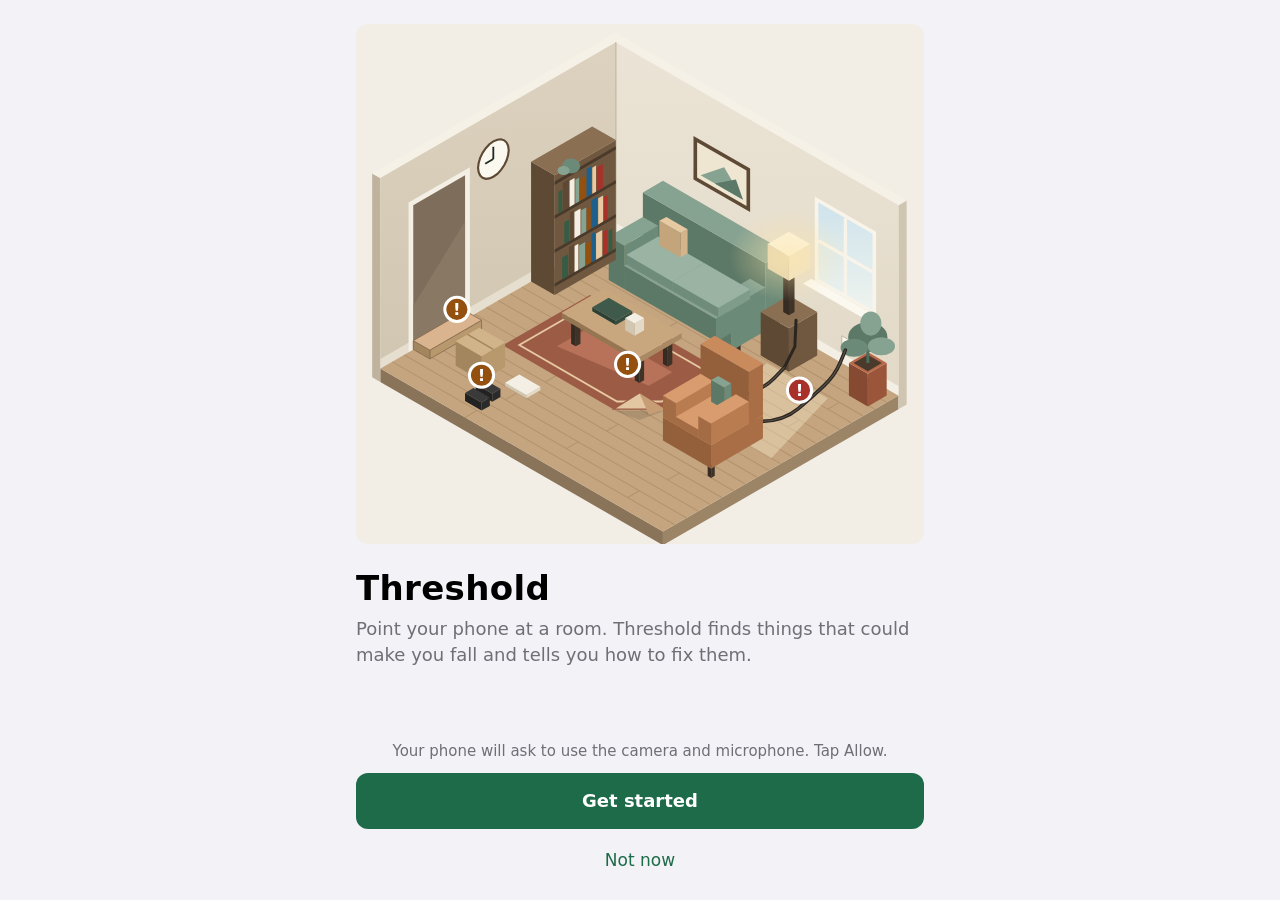
<file: frontend/index.html>
<!doctype html>
<html lang="en">
<head>
<meta charset="utf-8">
<meta name="viewport" content="width=device-width, initial-scale=1, viewport-fit=cover">
<title>Threshold</title>
<meta name="theme-color" content="#f2f2f7">
<link rel="manifest" href="static/manifest.json">
<link rel="apple-touch-icon" href="static/icons/apple-touch-icon.png">
<meta name="apple-mobile-web-app-capable" content="yes">
<meta name="apple-mobile-web-app-title" content="Threshold">
<style>body { margin: 0; background: #f2f2f7; } @media (prefers-color-scheme: dark) { body { background: #000; } }</style>
<script>
  // [merge-v2] GET / lands here. First visit -> welcome.html; after that -> home.html.
  // The query string is passed on (?mode=scan from the Siri Shortcut, ?debug=1).
  let welcomed = false;
  try { welcomed = !!localStorage.getItem("threshold.welcomed"); } catch (e) {}
  location.replace((welcomed ? "home.html" : "welcome.html") + location.search + location.hash);
</script>
</head>
<body></body>
</html>
</file>
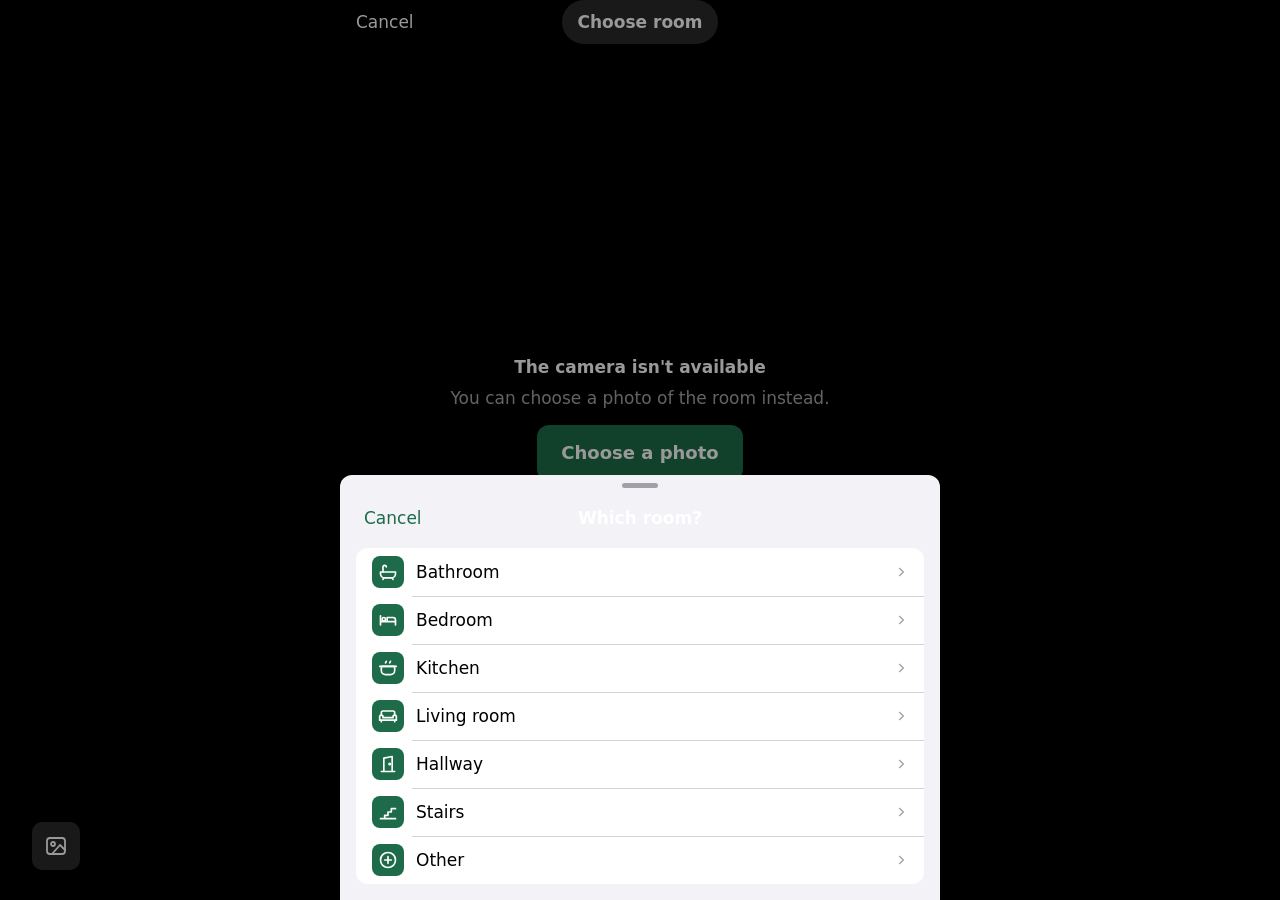
<file: frontend/camera.html>
<!doctype html>
<html lang="en">
<head>
<meta charset="utf-8">
<meta name="viewport" content="width=device-width, initial-scale=1, viewport-fit=cover">
<title>Take a photo · Threshold</title>
<meta name="theme-color" content="#000000">
<link rel="manifest" href="static/manifest.json">
<link rel="apple-touch-icon" href="static/icons/apple-touch-icon.png">
<meta name="apple-mobile-web-app-capable" content="yes">
<meta name="apple-mobile-web-app-title" content="Threshold">
<link rel="stylesheet" href="static/app.css">
<script src="static/threshold.js"></script>
<style>
  /* [final] Camera, like the iPhone camera app: black, white controls, nothing extra. */
  html, body { height: 100%; }
  body { background: #000; color: #fff; overflow: hidden; }
  .cam { position: fixed; inset: 0; display: flex; flex-direction: column; }
  .cam .nav { position: static; background: #000; }
  .cam .nav-btn { color: #fff; }
  .cam .nav-title { opacity: 1; color: #fff; }
  .room-btn { min-height: 44px; border: 0; background: rgba(255,255,255,.16); color: #fff; border-radius: 22px; padding: 0 16px; font-weight: 600; cursor: pointer; }
  .finder { position: relative; flex: 1; min-height: 0; background: #000; }
  .finder video, .finder img { position: absolute; inset: 0; width: 100%; height: 100%; object-fit: contain; }
  .finder img { display: none; }
  .reviewing .finder img { display: block; }
  .tip { position: absolute; left: 16px; right: 16px; top: 8px; text-align: center; font-size: .941rem; }
  .tip span { display: inline-block; background: rgba(0,0,0,.6); border-radius: 16px; padding: 4px 12px; }
  .nocam { position: absolute; inset: 0; display: grid; place-items: center; text-align: center; padding: 0 32px; }
  .nocam p { color: rgba(235,235,245,.7); margin: 8px 0 16px; }
  .controls { display: grid; grid-template-columns: 1fr auto 1fr; align-items: center; padding: 16px 32px calc(var(--safe-b) + 16px); background: #000; }
  .reviewing .controls { visibility: hidden; }
  .lib { width: 48px; height: 48px; border-radius: 10px; display: grid; place-items: center; background: rgba(255,255,255,.16); cursor: pointer; justify-self: start; }
  .shutter { width: 76px; height: 76px; border-radius: 50%; border: 4px solid #fff; background: none; padding: 4px; cursor: pointer; }
  .shutter span { display: block; width: 100%; height: 100%; border-radius: 50%; background: #fff; }
  .shutter:active span { transform: scale(.9); }
  .shutter:disabled { opacity: .4; }
  input[type=file] { position: absolute; width: 1px; height: 1px; opacity: 0; overflow: hidden; clip: rect(0 0 0 0); }
  .review { color: var(--label); }
  .review h2 { margin: 0 0 8px; font-size: 1.294rem; font-weight: 700; text-align: center; }
  .review p { margin: 0 0 16px; color: var(--label2); text-align: center; }
  .review .note { margin: 0 0 16px; }
  .review .yn { display: grid; grid-template-columns: 1fr 1fr; gap: 8px; }
  .review .btn { margin: 0; }
</style>
</head>
<body>
<div class="cam" id="cam">
  <header class="nav always">
    <div class="nav-in">
      <div class="nav-left"><a class="nav-btn back" href="home.html">Cancel</a></div>
      <div class="nav-title"><button class="room-btn" type="button" id="roomBtn" aria-haspopup="dialog">Choose room</button></div>
      <div class="nav-right"></div>
    </div>
  </header>
  <div class="finder">
    <video id="video" playsinline muted autoplay aria-label="Camera view"></video>
    <img id="still" alt="The photo you just took">
    <p class="tip" id="tip" role="status"><span id="tipText">Stand in the doorway. Get the floor in the photo.</span></p>
    <div class="nocam" id="nocam" hidden>
      <div><b>The camera isn't available</b><p>You can choose a photo of the room instead.</p>
        <label class="btn primary" for="pick" style="display:inline-flex;width:auto;padding:0 24px">Choose a photo</label></div>
    </div>
  </div>
  <div class="controls">
    <label class="lib" for="pick" aria-label="Choose a photo from your library" role="button" tabindex="0">
      <svg class="i" viewBox="0 0 24 24" aria-hidden="true"><rect x="3" y="4" width="18" height="16" rx="3"/><circle cx="9" cy="10" r="2"/><path d="m21 16-5-5-8 9"/></svg>
    </label>
    <button class="shutter" type="button" id="shutter" aria-label="Take photo"><span></span></button>
    <span></span>
  </div>
  <input type="file" id="pick" accept="image/*">
</div>

<!-- review (sheet) -->
<section class="sheet review" id="reviewSheet" aria-labelledby="reviewHead">
  <div class="grabber" aria-hidden="true"></div>
  <h2 id="reviewHead">Use this photo?</h2>
  <p>Check that the floor and anything you walk around are in it.</p>
  <p class="note" id="darkWarn" hidden>This photo looks dark. Turning on a light helps Threshold spot more.</p>
  <div class="yn">
    <button class="btn" type="button" id="retake">Retake</button>
    <button class="btn primary" type="button" id="usePhoto">Check room</button>
  </div>
</section>

<script>
const T = Threshold;
const $ = id => document.getElementById(id);
const TIPS = {
  "Bathroom": "Include the toilet and tub. Grab bars and bath mats matter most.",
  "Bedroom": "Show the path from the bed to the door.",
  "Living room": "Stand in the doorway. Get the whole floor, rugs and cords too.",
  "Kitchen": "Aim at the floor by the counters.",
  "Stairs": "Stand at the bottom and aim up. Show the steps and the railing.",
  "Hallway": "Show the full length of the floor and any door thresholds.",
  "Other": "Stand in the doorway. Get the floor in the photo.",
};
const MAX_SIDE = 1600;              // photos are resized before handoff so they fit in sessionStorage
const video = $("video"), still = $("still");
let room = null, stream = null, photoData = null;

function setRoom(r) {
  room = r;
  $("roomBtn").textContent = r === "Other" ? "Other room" : r;
  $("tipText").textContent = TIPS[r] || TIPS.Other;
}
$("roomBtn").addEventListener("click", () => T.roomSheet(setRoom, { title: "Which room?" }));
// A room can be passed in: camera.html?room=Stairs
const preset = new URLSearchParams(location.search).get("room");
if (preset && TIPS[preset]) setRoom(preset);
else setTimeout(() => T.roomSheet(setRoom, { title: "Which room?" }), 250);

// ── camera ──
function noCamera() { $("nocam").hidden = false; $("shutter").disabled = true; $("tip").hidden = true; }
async function startCamera() {
  try {
    stream = await navigator.mediaDevices.getUserMedia({ video: { facingMode: "environment", width: { ideal: 1920 }, height: { ideal: 1440 } }, audio: false });
    video.srcObject = stream;
  } catch (e) { noCamera(); }
}
if (navigator.mediaDevices && navigator.mediaDevices.getUserMedia) startCamera(); else noCamera();

function toJpeg(source, w, h) {
  const scale = Math.min(1, MAX_SIDE / Math.max(w, h));
  const c = document.createElement("canvas");
  c.width = Math.round(w * scale); c.height = Math.round(h * scale);
  c.getContext("2d").drawImage(source, 0, 0, c.width, c.height);
  // average brightness from a small sample, to warn about dark photos
  const s = document.createElement("canvas"); s.width = 32; s.height = 32;
  const sx = s.getContext("2d"); sx.drawImage(c, 0, 0, 32, 32);
  const px = sx.getImageData(0, 0, 32, 32).data;
  let sum = 0; for (let i = 0; i < px.length; i += 4) sum += 0.299 * px[i] + 0.587 * px[i + 1] + 0.114 * px[i + 2];
  return { data: c.toDataURL("image/jpeg", 0.88), dark: sum / (px.length / 4) < 60 };
}
function review(result) {
  photoData = result.data;
  still.src = photoData;
  $("darkWarn").hidden = !result.dark;
  $("cam").classList.add("reviewing");
  if (stream) video.pause();
  T.openSheet($("reviewSheet"));
}
$("reviewSheet").onclose = () => { if (!photoData) return; };
$("shutter").addEventListener("click", () => {
  if (!room) return T.roomSheet(setRoom, { title: "Which room?" });
  if (!video.videoWidth) return;
  T.haptic();
  review(toJpeg(video, video.videoWidth, video.videoHeight));
});
$("pick").addEventListener("change", e => {
  const file = e.target.files[0]; if (!file) return;
  const im = new Image();
  im.onload = () => { review(toJpeg(im, im.naturalWidth, im.naturalHeight)); URL.revokeObjectURL(im.src); };
  im.src = URL.createObjectURL(file);
  e.target.value = "";
  if (!room) setRoom("Other");
});
$("retake").addEventListener("click", () => {
  T.closeSheet($("reviewSheet"));
  $("cam").classList.remove("reviewing");
  photoData = null;
  if (stream) video.play();
});

// Check the photo with the backend, then open report.html.
const usePhoto = $("usePhoto");
usePhoto.addEventListener("click", async () => {
  if (!photoData || usePhoto.disabled) return;
  T.haptic();
  usePhoto.disabled = true;
  usePhoto.textContent = "Checking…";
  try {
    const blob = await (await fetch(photoData)).blob();
    const roomName = room === "Other" ? null : room;
    const report = await T.analyzeImage(blob, roomName);   // [final] room context
    const w = report.image_width || still.naturalWidth, h = report.image_height || still.naturalHeight;
    const data = { room: roomName, date: new Date().toLocaleDateString("en-US", { month: "long", day: "numeric", year: "numeric" }),
                   source: "photo", frames: [{ image: photoData, width: w, height: h }], main: 0, offset: null,
                   detections: report.detections || null, report, image: photoData, width: w, height: h };
    T.saveLastReport(data);
    if (stream) stream.getTracks().forEach(t => t.stop());
    location.href = "report.html";
  } catch (e) {
    T.toast("Couldn't check this photo. Please try again.");
    usePhoto.disabled = false;
    usePhoto.textContent = "Check room";
  }
});
</script>
</body>
</html>
</file>
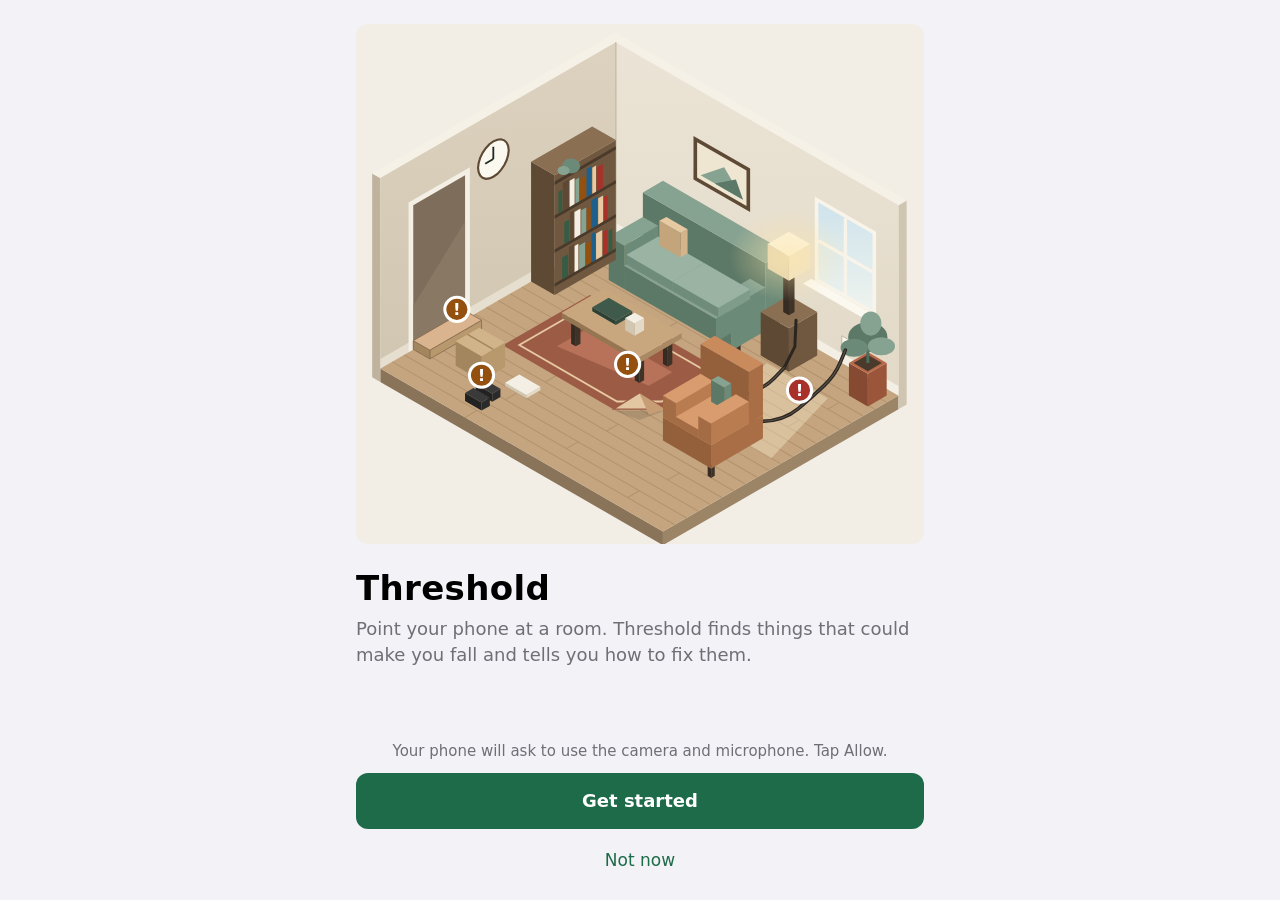
<file: frontend/home.html>
<!doctype html>
<html lang="en">
<head>
<meta charset="utf-8">
<meta name="viewport" content="width=device-width, initial-scale=1, viewport-fit=cover">
<title>Threshold</title>
<meta name="theme-color" content="#f2f2f7" media="(prefers-color-scheme: light)">
<meta name="theme-color" content="#000000" media="(prefers-color-scheme: dark)">
<link rel="manifest" href="static/manifest.json">
<link rel="apple-touch-icon" href="static/icons/apple-touch-icon.png">
<meta name="apple-mobile-web-app-capable" content="yes">
<meta name="mobile-web-app-capable" content="yes">
<meta name="apple-mobile-web-app-title" content="Threshold">
<meta name="apple-mobile-web-app-status-bar-style" content="default">
<link rel="stylesheet" href="static/app.css">
<script src="static/threshold.js"></script>
<style>
  /* ---------- Scan view: full screen camera, like the iPhone camera app ---------- */
  .scan { position: fixed; inset: 0; z-index: 60; background: #000; color: #fff; display: flex; flex-direction: column; }
  .scan-nav { padding-top: var(--safe-t); background: rgba(0,0,0,.6); }
  .scan-nav .nav-in { grid-template-columns: 1fr auto 1fr; }
  .scan-nav .nav-btn { color: #fff; }
  .scan-nav .nav-title { opacity: 1; color: #fff; }
  .scan-stage { position: relative; flex: 1; min-height: 0; overflow: hidden; background: #000; }
  .scan-stage video { width: 100%; height: 100%; object-fit: contain; display: block; }
  .scan-stage canvas { position: absolute; inset: 0; width: 100%; height: 100%; pointer-events: none; }
  .scan-status { position: absolute; top: 8px; left: 50%; transform: translateX(-50%); background: rgba(0,0,0,.6); border-radius: 16px;
                 padding: 4px 12px; font-size: .882rem; white-space: nowrap; }
  .scan-status .dot { display: inline-block; width: 8px; height: 8px; border-radius: 50%; background: #34c759; margin-right: 6px; vertical-align: 1px; }
  .caption { position: absolute; left: 16px; right: 16px; bottom: 8px; margin: 0; background: rgba(0,0,0,.72); border-radius: var(--radius);
             padding: 8px 12px; font-size: 1rem; line-height: 1.35; transition: opacity .4s;
             white-space: nowrap; overflow: hidden; text-overflow: ellipsis; }   /* [v1.0.1] one short line */
  .caption.fade { opacity: 0; }
  .heard { margin: 0 0 8px; font-size: .882rem; color: rgba(235,235,245,.7); }
  .scan-panel { background: #1c1c1e; padding: 12px var(--gutter) calc(var(--safe-b) + 12px); max-height: 42vh; overflow-y: auto; }
  .found { list-style: none; margin: 0 0 12px; padding: 0; }
  .found li { display: flex; align-items: center; gap: 12px; min-height: 48px; padding: 4px 0; font-size: 1rem; }
  .found li + li { border-top: .5px solid rgba(84,84,88,.65); }
  .found img { width: 44px; height: 44px; object-fit: cover; border-radius: 8px; flex: none; }
  .found .tag { margin-left: auto; font-size: .765rem; font-weight: 600; padding: 2px 8px; border-radius: 8px; background: rgba(255,69,58,.2); color: #ff6961; }
  .found .tag.check { background: rgba(255,159,10,.2); color: #ffb340; }
  .found li.none { color: rgba(235,235,245,.6); }
  .scan .btn.primary { background: #fff; color: #000; }
  .unlock { display: block; width: 100%; min-height: 48px; margin: 0 0 12px; border: 0; border-radius: var(--radius); background: #3a3a3c; color: #fff; font-weight: 600; }
  .home-actions { margin-top: 24px; }
  .intro b { display: block; font-size: 1.059rem; margin-bottom: 4px; }
  .intro p { margin: 0; color: var(--label2); }
</style>
<script>
  // First launch goes to the welcome screen (keeps ?mode=scan / ?debug=1).
  try { if (!localStorage.getItem("threshold.welcomed")) location.replace("welcome.html" + location.search + location.hash); } catch (e) {}
</script>
</head>
<body>

<header class="nav" id="nav">
  <div class="nav-in">
    <div class="nav-left"></div>
    <div class="nav-title" id="navTitle">Home</div>
    <div class="nav-right"></div>
  </div>
</header>

<main class="page">
  <!-- ===== Home tab ===== -->
  <section id="view-home" data-view="home" aria-labelledby="homeTitle">
    <h1 class="large-title" id="homeTitle">Home</h1>
    <div class="card" id="homeCard"></div>
    <p class="note" id="homeMsg" role="status" hidden></p>
    <div class="home-actions">
      <button class="btn primary" type="button" id="scanBtn">Scan a room</button>
      <a class="btn plain" href="camera.html" id="photoLink">Take a photo instead</a>
    </div>
    <h2 class="group-head" id="nextHead">Next room to check</h2>
    <div class="group" id="nextList"></div>
  </section>

  <!-- ===== Rooms tab ===== -->
  <section id="view-rooms" data-view="rooms" aria-labelledby="roomsTitle" hidden>
    <h1 class="large-title" id="roomsTitle">Rooms</h1>
    <div class="group" id="roomList"></div>
    <p class="group-foot">Tap a room to check it. Start with the bathroom, bedroom, and stairs. That's where most falls at home happen.</p>
  </section>

  <!-- ===== Settings tab ===== -->
  <section id="view-settings" data-view="settings" aria-labelledby="settingsTitle" hidden>
    <h1 class="large-title" id="settingsTitle">Settings</h1>
    <h2 class="group-head">Voice</h2>
    <div class="group">
      <label class="row no-icon" for="voiceSwitch">
        <span class="row-main"><span class="row-title">Speak results out loud</span></span>
        <span class="switch"><input type="checkbox" id="voiceSwitch" role="switch"><span></span></span>
      </label>
      <button class="row no-icon action" type="button" id="testVoiceBtn">Test voice</button>
    </div>
    <p class="group-foot" id="voiceFoot">If you hear nothing, turn the volume up and make sure the iPhone isn't on silent.</p>

    <h2 class="group-head">Your rooms</h2>
    <div class="group">
      <button class="row destructive" type="button" id="clearBtn">Clear saved rooms</button>
    </div>
    <p class="group-foot">Removes the results and "Fixed it" checkmarks saved on this phone.</p>

    <h2 class="group-head">About</h2>
    <div class="group">
      <div class="row no-icon"><span class="row-main"><span class="row-title">Threshold</span></span><span class="row-detail">Version 1.0</span></div>
      <a class="row no-icon" href="https://www.cdc.gov/steadi/" target="_blank" rel="noopener">
        <span class="row-main"><span class="row-title">CDC STEADI</span><span class="row-sub">Where the checklist and fixes come from</span></span>
        <svg class="chev" viewBox="0 0 24 24" aria-hidden="true"><path d="M9 5l7 7-7 7"/></svg>
      </a>
    </div>
    <p class="group-foot">Threshold looks for common fall hazards from the CDC STEADI "Check for Safety" home checklist. It can miss things, and it is not a replacement for a professional home safety assessment.</p>
  </section>
</main>

<!-- Room actions (Rooms tab) -->
<section class="sheet" id="roomActions" aria-labelledby="roomActionsTitle">
  <div class="grabber" aria-hidden="true"></div>
  <div class="sheet-head"><button class="nav-btn" type="button" data-close>Cancel</button><h2 id="roomActionsTitle">Room</h2><span></span></div>
  <div class="group" id="roomActionList"></div>
</section>

<!-- Confirm: clear saved rooms -->
<section class="sheet" id="clearSheet" aria-labelledby="clearTitle">
  <div class="grabber" aria-hidden="true"></div>
  <div class="sheet-head"><button class="nav-btn" type="button" data-close>Cancel</button><h2 id="clearTitle">Clear saved rooms?</h2><span></span></div>
  <p class="lead">This removes every room's results from this phone.</p>
  <div class="group"><button class="row destructive" type="button" id="clearConfirm">Clear saved rooms</button></div>
</section>

<!-- ===== Scan view (on this page, so the Scan tap also unlocks speech on iPhone) ===== -->
<section class="scan" id="scanPanel" aria-label="Scan a room" hidden>
  <header class="scan-nav">
    <div class="nav-in">
      <div class="nav-left"><button class="nav-btn" type="button" id="scanCancel">Cancel</button></div>
      <div class="nav-title" id="scanTitle">Scan</div>
      <div class="nav-right"><button class="nav-btn voice-ctl" type="button" id="scanVoice"></button></div>
    </div>
  </header>
  <div class="scan-stage">
    <video id="video" playsinline muted autoplay></video>
    <canvas id="overlay"></canvas>
    <span class="scan-status" id="scanStatus" role="status">Starting camera…</span>
    <p class="caption" id="caption" aria-live="polite" data-one-line hidden></p>
  </div>
  <div class="scan-panel">
    <button class="unlock" type="button" id="voiceUnlock" hidden>Tap to hear me talk</button>
    <p class="heard" id="heard" hidden></p>
    <ul class="found" id="foundList"></ul>
    <button class="btn primary" type="button" id="scanDone">Done</button>
  </div>
</section>

<script>
// =============================================================================
// [final] Home, Rooms and Settings are tabs of this one page (instant switching, and
// a Scan tap from any tab starts the camera + voice inside the tap, as iPhones need).
// Report and Camera are separate pages. home.html#rooms / #settings open a tab;
// home.html#scan opens the room picker; ?mode=scan starts scanning right away (Siri).
// =============================================================================
const T = Threshold;
const $ = id => document.getElementById(id);
const VIEWS = ["home", "rooms", "settings"];
const TITLES = { home: "Home", rooms: "Rooms", settings: "Settings" };
let view = "home";

function showView(v) {
  if (!VIEWS.includes(v)) v = "home";
  view = v;
  VIEWS.forEach(x => $("view-" + x).hidden = x !== v);
  $("navTitle").textContent = TITLES[v];
  T.setTab(v);
  if (location.hash.slice(1) !== v) history.replaceState(null, "", (v === "home" ? location.pathname + location.search : "#" + v));
  scrollTo(0, 0);
  T.watchNav($("nav"), $("view-" + v).querySelector(".large-title"));
  if (v === "rooms") renderRooms();
  if (v === "settings") $("voiceSwitch").checked = T.voice.on;
}
T.tabBar("home", tab => {
  if (tab === "scan") { pickRoomAndScan(); return true; }
  if (tab === "report") return false;   // a real link to report.html
  showView(tab); return true;
});

// ---------- rooms data ----------
const DEFAULT_ROOMS = ["Bathroom", "Bedroom", "Kitchen", "Living room", "Hallway", "Stairs"];
function allRooms() {
  const saved = T.savedRooms();
  const list = DEFAULT_ROOMS.map(n => saved.find(r => r.name === n) || { name: n, status: "todo" });
  saved.filter(r => !DEFAULT_ROOMS.includes(r.name)).forEach(r => list.push(r));
  return list;
}
function roomSub(r) {
  if (r.status === "todo") return "Not checked yet";
  const left = (r.hazards || 0) - (r.fixed || 0);
  const what = r.status === "ok" ? "All clear" : left > 0 ? `${left} to fix` : r.checks ? `${r.checks} to check` : "All fixed";
  return `${what}${r.checked ? " · " + r.checked : ""}`;
}
function roomRow(r) {
  const tone = r.status === "high" ? "red" : r.status === "med" ? "amber" : r.status === "ok" ? "" : "plain";
  return `<button class="row" type="button" data-room="${T.esc(r.name)}">
    <span class="ico ${tone}">${T.icon(T.roomIcon(r.name))}</span>
    <span class="row-main"><span class="row-title">${T.esc(r.name)}</span><span class="row-sub">${T.esc(roomSub(r))}</span></span>
    <svg class="chev" viewBox="0 0 24 24" aria-hidden="true"><path d="M9 5l7 7-7 7"/></svg></button>`;
}

function renderHome() {
  const rooms = allRooms(), done = rooms.filter(r => r.status !== "todo");
  const card = $("homeCard");
  if (!done.length) {
    card.className = "card intro";
    card.innerHTML = `<b>Check your first room</b><p>Scan a room with your camera. Threshold points out things that could make you fall, with a simple fix for each.</p>`;
  } else {
    const scores = done.map(r => r.score).filter(Number.isFinite);
    const s = scores.length ? Math.round(scores.reduce((a, b) => a + b, 0) / scores.length) : null;
    const left = done.reduce((n, r) => n + Math.max(0, (r.hazards || 0) - (r.fixed || 0)), 0);
    const [label, tone] = s === null ? ["Checked", ""] : s < 40 ? ["Needs attention", "tone-red"] : s < 70 ? ["Some concerns", "tone-amber"] : ["Mostly safe", "tone-good"];
    card.className = "card score";
    card.innerHTML = `<div class="score-num ${tone}" aria-hidden="true">${s ?? "–"}<small>of 100</small></div>
      <div class="score-text"><b>${label}</b><p>${done.length} of ${rooms.length} rooms checked. ${left ? `${left} ${left === 1 ? "thing" : "things"} left to fix.` : "Nothing left to fix."}</p></div>
      <span class="sr-only">Home score ${s ?? "not available"} out of 100, ${label}.</span>`;
  }
  const next = rooms.filter(r => r.status === "todo").slice(0, 2);
  $("nextHead").hidden = $("nextList").hidden = !next.length;
  $("nextList").innerHTML = next.map(roomRow).join("");
}
function renderRooms() { $("roomList").innerHTML = allRooms().map(roomRow).join(""); }

// Tap a room: scan it, take a photo, or open its last report.
document.addEventListener("click", e => {
  const row = e.target.closest("#nextList [data-room], #roomList [data-room]");
  if (!row) return;
  const name = row.dataset.room, last = T.loadReport();
  $("roomActionsTitle").textContent = name;
  $("roomActionList").innerHTML = `
    <button class="row" type="button" data-act="scan"><span class="ico">${T.icon("scan")}</span><span class="row-main">Scan the ${T.esc(name.toLowerCase())}</span></button>
    <a class="row" href="camera.html?room=${encodeURIComponent(name)}"><span class="ico plain">${T.icon("camera")}</span><span class="row-main">Take a photo instead</span></a>
    ${last && last.room === name ? `<a class="row" href="report.html"><span class="ico plain">${T.icon("report")}</span><span class="row-main">See the last report</span></a>` : ""}`;
  $("roomActions").dataset.room = name;
  T.openSheet($("roomActions"));
});
$("roomActions").addEventListener("click", e => {
  if (e.target.closest("[data-close]")) return T.closeSheet($("roomActions"));
  if (e.target.closest('[data-act="scan"]')) { const room = $("roomActions").dataset.room; T.closeSheet($("roomActions")); beginScan(room); }
});

// ---------- settings ----------
$("voiceSwitch").addEventListener("change", e => {
  T.haptic();
  T.setVoiceOn(e.target.checked);
  if (e.target.checked) T.unlockVoice("Voice is on.");
});
$("testVoiceBtn").addEventListener("click", () => {
  T.haptic();
  if (!T.testVoice()) { $("voiceFoot").textContent = "This browser can't speak out loud."; return; }
  $("voiceFoot").textContent = "You should hear “Hello, I'm Threshold.” No sound? Turn the volume up, and make sure the iPhone isn't on silent.";
});
$("clearBtn").addEventListener("click", () => T.openSheet($("clearSheet")));
$("clearSheet").addEventListener("click", e => { if (e.target.closest("[data-close]")) T.closeSheet($("clearSheet")); });
$("clearConfirm").addEventListener("click", () => {
  try {
    Object.keys(localStorage).filter(k => k === "threshold.rooms" || k === "threshold.lastReport" || k.startsWith("threshold.fixed.")).forEach(k => localStorage.removeItem(k));
    sessionStorage.removeItem("threshold.report");
  } catch (e) {}
  T.closeSheet($("clearSheet"));
  T.haptic(); T.toast("Saved rooms cleared");
  renderHome(); renderRooms();
});

function homeMessage(text) { $("homeMsg").textContent = text || ""; $("homeMsg").hidden = !text; }

// =============================================================================
// Scan mode + voice (shared code in static/threshold.js)
// Pick a room (sheet) -> the tap on the room starts the spoken welcome (unlocks speech
// on iPhone), voice commands, the camera and Scan mode. A hazard type is added (and
// spoken) once it shows up in 2 of the last 3 frames. "Done" builds ONE report from the
// frames where each hazard was confirmed and opens report.html, like the photo flow.
// [final] The room is sent with every frame (stricter toilet/tub/grab bar outside
// bathrooms). "Missing grab bar" is only a sure finding in a scan if a toilet/tub was in
// 2 of 3 frames AND there was a bathroom cue (sink, toilet + tub, bath mat, or the room
// picked is Bathroom).
// =============================================================================
const WELCOME = "I'm looking for fall hazards. Slowly move your phone around the room.";
const scanPanel = $("scanPanel"), video = $("video"), overlay = $("overlay");
const scan = { stream: null, timer: null, inFlight: null, lastSent: 0, frames: 0, found: new Map(), room: null,
               announced: new Map(), recent: [], best: new Map(), frameData: {}, last: null, fxConfirmed: false, cueSeen: false };
const isBathroom = room => /bath|restroom|toilet|washroom|powder/i.test(room || "");

function pickRoomAndScan() {
  T.roomSheet(room => beginScan(room), { title: "Which room?", lead: "I'll use this to check the right things.", quick: true });   // [v1.0.2]
}
// Runs inside the tap that picked the room.
function beginScan(room) {
  T.unlockVoice(WELCOME); T.startListening(); startScan({ room });
}
$("scanBtn").addEventListener("click", () => { T.haptic(); pickRoomAndScan(); });
$("scanCancel").addEventListener("click", () => { stopScan(); scanPanel.hidden = true; T.stopListening(); T.stopSpeaking(); });
$("scanDone").addEventListener("click", () => { T.haptic(); finishScan(); });
T.voiceControl($("scanVoice"), "toggle");
T.bindVoiceUI(() => { T.unlockVoice(scan.timer ? WELCOME : "Voice is on."); T.startListening(); });

function setScanStatus(text, live) { $("scanStatus").innerHTML = (live ? '<span class="dot"></span>' : "") + T.esc(text); }

// opts.auto = started without a tap (?mode=scan or a voice command): never opens anything else by itself
async function startScan(opts = {}) {
  homeMessage("");
  if (scan.timer) return;
  if (!window.isSecureContext || !navigator.mediaDevices || !navigator.mediaDevices.getUserMedia) {
    if (opts.auto) return;
    homeMessage("Live scan needs the secure (https) link. You can take a photo instead.");
    T.say("Live scan needs the secure link. You can take a photo instead.");
    return;
  }
  const room = opts.room && opts.room !== "Other" ? opts.room : null;
  Object.assign(scan, { inFlight: null, lastSent: 0, frames: 0, found: new Map(), announced: new Map(), room,
                        recent: [], best: new Map(), frameData: {}, last: null, fxConfirmed: false, cueSeen: false });
  $("scanTitle").textContent = room ? `Scanning ${room.toLowerCase()}` : "Scanning";
  $("voiceUnlock").hidden = !(T.voice.on && !T.voice.unlocked);   // auto-started: speech needs one tap
  renderFound();
  setScanStatus("Starting camera…", false);
  scanPanel.hidden = false;
  try {
    scan.stream = await navigator.mediaDevices.getUserMedia({ video: { facingMode: { ideal: "environment" }, width: { ideal: 1920 }, height: { ideal: 1080 } }, audio: false });
    video.srcObject = scan.stream;
    await video.play();
    T.dbg(`camera on, room: ${room || "not picked"}`);
    setScanStatus("Looking…", true);
    scan.timer = setInterval(scanTick, 400);
  } catch (err) {
    T.dbg(`camera error: ${err && err.name}`);
    stopScan(); scanPanel.hidden = true;
    homeMessage(opts.auto ? "Tap Scan a room to turn on the camera." : "We couldn't open the camera. You can take a photo instead.");
    if (!opts.auto) T.say("I couldn't open the camera. You can take a photo instead.");
  }
}

function stopScan() {
  clearInterval(scan.timer); scan.timer = null;
  cancelAnimationFrame(scan.raf); scan.raf = 0; scan.boxes = null;   // [speed]
  if (scan.stream) scan.stream.getTracks().forEach(t => t.stop());
  scan.stream = null; video.srcObject = null;
  overlay.getContext("2d").clearRect(0, 0, overlay.width, overlay.height);
}

function scanTick() {
  if (scan.inFlight || video.readyState < 2 || Date.now() - scan.lastSent < T.SCAN_EVERY_MS) return;
  scan.lastSent = Date.now();
  const frame = T.shrinkToCanvas(video, video.videoWidth, video.videoHeight, T.SCAN_MAX_SIDE);
  scan.inFlight = (async () => {
    try {
      const report = await T.analyzeImage(await T.canvasToBlob(frame, 0.85), scan.room);
      const idx = scan.frames++;
      scan.last = { idx, frame, report };
      drawOverlay(report, frame.width);
      mergeFound(report, frame, idx);
      renderFound();
    } catch (err) {
      setScanStatus("Connection problem, still trying…", true);
    } finally { scan.inFlight = null; }
  })();
}

// [speed] The newest boxes are held on the live view, then fade out, redrawn every screen
// refresh, so they bridge the wait for the next frame instead of blinking.
// The video is letterboxed (object-fit: contain), so boxes are drawn in the video's area.
function drawOverlay(report, frameWidth) {
  scan.boxes = { hazards: T.foldPossible(liveHazards(report)), width: report.image_width || frameWidth, at: performance.now() };
  if (!scan.raf) scan.raf = requestAnimationFrame(paintOverlay);
}
function paintOverlay() {
  scan.raf = 0;
  if (!scan.boxes) return;
  const dpr = window.devicePixelRatio || 1;
  const W = Math.round(overlay.clientWidth * dpr), H = Math.round(overlay.clientHeight * dpr);
  if (overlay.width !== W || overlay.height !== H) { overlay.width = W; overlay.height = H; }
  const c = overlay.getContext("2d");
  c.clearRect(0, 0, W, H);
  const vw = video.videoWidth || W, vh = video.videoHeight || H, k = Math.min(W / vw, H / vh);
  const dw = vw * k, dh = vh * k, ox = (W - dw) / 2, oy = (H - dh) / 2;
  const age = performance.now() - scan.boxes.at;
  const alpha = age < T.BOX_HOLD_MS ? 1 : Math.max(0, 1 - (age - T.BOX_HOLD_MS) / T.BOX_FADE_MS);
  if (alpha > 0) {
    c.save(); c.globalAlpha = alpha; c.translate(ox, oy);
    T.drawHazards(c, dw, dh, scan.boxes.hazards, dw / scan.boxes.width);
    c.restore();
    scan.raf = requestAnimationFrame(paintOverlay);   // keep animating while visible
  }
}

// Which detections a hazard type needs to be rebuilt in the final report.
const classesFor = type => (type === "missing_grab_bar" || type.startsWith("q:")) ? ["toilet", "tub", "grab_bar"] : [type];

// [final] bathroom cue for this scan (see the comment at the top of Scan mode)
function bathroomCueOK() { return scan.fxConfirmed && (scan.cueSeen || isBathroom(scan.room)); }
// A sure "Missing grab bar" from one frame stays a "maybe" until the scan has the cue.
function liveHazards(report) {
  return (report.hazards || []).map(h => h.hazard === "missing_grab_bar" && !T.isPossible(h) && !bathroomCueOK()
    ? { ...h, tier: "possible hazard" } : h);
}

function mergeFound(report, frame, idx) {
  // [scan-confirm] remember which hazard types (and grab bar questions) the last frames saw
  const dets = report.detections || [];
  const types = new Set((report.hazards || []).map(hz => hz.hazard));
  (report.needs_check || []).forEach(q => types.add("q:" + q.fixture));
  const fixtures = dets.filter(d => d.class_name === "toilet" || d.class_name === "tub");
  if (fixtures.length) types.add("fx");
  scan.recent.push(types); if (scan.recent.length > T.CONFIRM_WINDOW) scan.recent.shift();
  const seenIn = type => scan.recent.filter(s => s.has(type)).length;
  if (seenIn("fx") >= T.CONFIRM_FRAMES) scan.fxConfirmed = true;
  // a sink, bath mat (rug) or the other fixture NEAR a toilet/tub (same rule as the server's photo check)
  const near = (f, d) => { const w = f.box[2] - f.box[0], h = f.box[3] - f.box[1];
    return !(d.box[2] < f.box[0] - w || d.box[0] > f.box[2] + w || d.box[3] < f.box[1] - h || d.box[1] > f.box[3] + h); };
  if (fixtures.some(f => dets.some(d => ["sink", "rug", "toilet", "tub"].includes(d.class_name) && d.class_name !== f.class_name && near(f, d))))
    scan.cueSeen = true;
  if (types.has("stair_edge")) T.dbg("stairs in this frame");
  if (fixtures.length) T.dbg(`toilet/tub in this frame. 2 of 3 frames: ${scan.fxConfirmed}, bathroom cue: ${scan.cueSeen || isBathroom(scan.room)}`);
  const fresh = [];   // new finds in this frame -> ONE spoken message
  let used = false;
  for (const hz of liveHazards(report)) {
    const n = seenIn(hz.hazard);
    if (n < T.CONFIRM_FRAMES) { T.dbg(`${hz.hazard}: seen in ${n} of the last ${scan.recent.length} frames, not added yet`); continue; }
    const old = scan.found.get(hz.hazard);
    const better = !old || (T.isPossible(old) && !T.isPossible(hz)) || (T.isPossible(old) === T.isPossible(hz) && (hz.confidence || 0) > (old.confidence || 0));
    if (!better) continue;
    const t = T.shrinkToCanvas(frame, frame.width, frame.height, 720);
    T.drawHazards(t.getContext("2d"), t.width, t.height, [hz], t.width / (report.image_width || frame.width));
    scan.found.set(hz.hazard, { ...hz, count: Math.max(T.count(hz), old ? T.count(old) : 0), thumb: t.toDataURL("image/jpeg", 0.8) });
    scan.best.set(hz.hazard, idx); used = true;
    const line = announceLine(hz); if (line) fresh.push(line);
  }
  for (const q of report.needs_check || []) {   // [merge-v2] grab bar questions: asked on the report
    const key = "q:" + q.fixture;
    if (seenIn(key) < T.CONFIRM_FRAMES || scan.best.has(key)) continue;
    scan.best.set(key, idx); used = true;
    fresh.push(`I may have seen a grab bar by the ${q.fixture}. I'll ask you about it at the end.`);
  }
  // keep the frame if it has something we use (incl. a sink, for the bathroom cue)
  if (used) scan.frameData[idx] = { image: frame.toDataURL("image/jpeg", 0.8), width: frame.width, height: frame.height, detections: dets };
  if (fresh.length) T.say(fresh.join(" "), { queue: true });
}

// [voice] Say each NEW hazard once (and once more if a "maybe" becomes a sure find).
function announceLine(hz) {
  const before = scan.announced.get(hz.hazard);
  if (before === "hazard" || (before && T.isPossible(hz))) return "";
  scan.announced.set(hz.hazard, T.isPossible(hz) ? "possible" : "hazard");
  const [name, fix] = T.spokenParts(hz);
  return T.isPossible(hz) ? `There might be ${name} here. Take a look.` : `I see ${name}. ${T.capFirst(fix)}.`;
}

function renderFound() {
  const items = [...scan.found.values()].sort((a, b) => T.isPossible(a) - T.isPossible(b));
  const n = items.filter(hz => !T.isPossible(hz) && !T.REMINDERS.has(hz.hazard)).length;
  if (scan.timer) setScanStatus(n ? `Looking… ${n} found` : "Looking…", true);
  $("foundList").innerHTML = items.length
    ? items.map(hz => {
        const check = T.isPossible(hz) || T.REMINDERS.has(hz.hazard);
        return `<li><img src="${hz.thumb}" alt=""><span>${T.esc(T.name(hz))}</span><span class="tag ${check ? "check" : ""}">${check ? "Check" : "Hazard"}</span></li>`;
      }).join("")
    : `<li class="none">Nothing found yet. Move slowly. Point at the floor, doorways, stairs, and around the toilet and tub.</li>`;
}

// [merge-v2] ONE report for the whole scan, made by the rules engine (/analyze), so a scan
// gets a safety score, a summary and grab bar questions just like a photo. Each hazard comes
// from the frame where it was confirmed. Frames are laid side by side (x + frame * OFFSET),
// so boxes from different frames never touch (the grab bar rule looks at what's nearby).
const OFFSET = 100000;
async function finishScan() {
  if (!scan.frames && scan.inFlight) { setScanStatus("One moment, still checking…", true); await scan.inFlight; }
  stopScan();
  setScanStatus("Making your report…", false);
  T.stopListening();
  if (!scan.frames) { scanPanel.hidden = true; homeMessage("I didn't get to look yet. Try again, and hold the phone still for a few seconds."); return; }
  let used = [...new Set(scan.best.values())].sort((a, b) => a - b);
  if (!used.length && scan.last) {   // nothing found: the report still shows the last frame
    used = [scan.last.idx];
    scan.frameData[scan.last.idx] = { image: scan.last.frame.toDataURL("image/jpeg", 0.8), width: scan.last.frame.width,
                                      height: scan.last.frame.height, detections: [] };
  }
  const frames = used.map(i => scan.frameData[i]);
  const dets = [], seen = new Set();
  for (const [type, idx] of scan.best) {
    const fi = used.indexOf(idx);
    for (const d of scan.frameData[idx].detections) {
      if (!classesFor(type).includes(d.class_name)) continue;
      const box = [d.box[0] + fi * OFFSET, d.box[1], d.box[2] + fi * OFFSET, d.box[3]];
      const key = d.class_name + box.join(",");
      if (!seen.has(key)) { seen.add(key); dets.push({ ...d, box }); }
    }
  }
  let report;
  try { report = await T.analyzeDetections(used.length * OFFSET, Math.max(...frames.map(f => f.height)), dets, scan.room, bathroomCueOK()); }
  catch (err) { scanPanel.hidden = true; homeMessage("Sorry, I couldn't make the report (" + err.message + "). Please try again."); return; }
  // main photo = the frame with the most confident hazards
  const perFrame = frames.map((_, i) => (report.hazards || []).filter(h => !T.isPossible(h) && (h.boxes || []).some(b => Math.floor(b[0] / OFFSET) === i)).length);
  const main = perFrame.indexOf(Math.max(...perFrame));
  // [final] the report is titled with the room the user picked (no more guessing "Bathroom")
  const data = { room: scan.room, bathroom_cue: bathroomCueOK(), date: new Date().toLocaleDateString("en-US", { month: "long", day: "numeric", year: "numeric" }),
                 source: "scan", offset: OFFSET, frames, main, detections: dets, report,
                 image: frames[main].image, width: frames[main].width, height: frames[main].height };
  try { sessionStorage.setItem("threshold.report", JSON.stringify(data)); }
  catch (e) { scanPanel.hidden = true; homeMessage("That scan was too big to show. Please try a shorter scan."); return; }
  T.saveLastReport(data);
  await T.speechIdle(4000);
  location.href = "report.html";
}

// [voice] commands on this page (repeat / stop come from threshold.js)
const ROOM_WORDS = { bathroom: "Bathroom", bedroom: "Bedroom", kitchen: "Kitchen", "living room": "Living room", hallway: "Hallway", hall: "Hallway", stairs: "Stairs", staircase: "Stairs" };
T.onCommand(t => {
  if (/what'?s here|what is here|what do you see|what did you find/.test(t)) {
    const sure = [...scan.found.values()].filter(hz => !T.isPossible(hz));
    T.say(!scan.timer ? "Tap Scan a room, and I'll look around the room with you." :
      sure.length ? `So far I see ${T.speakList(sure.map(hz => T.spokenParts(hz)[0]))}.` : "I haven't found anything yet. Keep moving slowly.");
    return true;
  }
  if (/\b(done|finish|finished)\b/.test(t) || (/\bstop\b/.test(t) && scan.timer)) { if (scan.timer) finishScan(); return true; }
  if (/\b(check this|check|scan|start|look)\b/.test(t)) {
    const word = Object.keys(ROOM_WORDS).find(w => t.includes(w));
    if (scan.timer) { scan.lastSent = 0; T.say("Checking."); }
    else startScan({ auto: true, room: word ? ROOM_WORDS[word] : null }).then(() => { if (!scan.timer) T.say("Tap Scan a room to turn on the camera."); });
    return true;
  }
  if (/\b(photo|picture)\b/.test(t)) { location.href = "camera.html"; return true; }
  return false;
});

// ---------- start ----------
renderHome();
const params = new URLSearchParams(location.search);
const hash = location.hash.slice(1);
showView(VIEWS.includes(hash) ? hash : "home");
if (params.get("mode") === "scan") startScan({ auto: true, room: params.get("room") });   // [voice] Siri Shortcut / deep link
else if (hash === "scan") setTimeout(pickRoomAndScan, 250);                              // Scan tab from another page
addEventListener("hashchange", () => { const h = location.hash.slice(1); if (h === "scan") pickRoomAndScan(); else if (VIEWS.includes(h)) showView(h); });
</script>
</body>
</html>
</file>
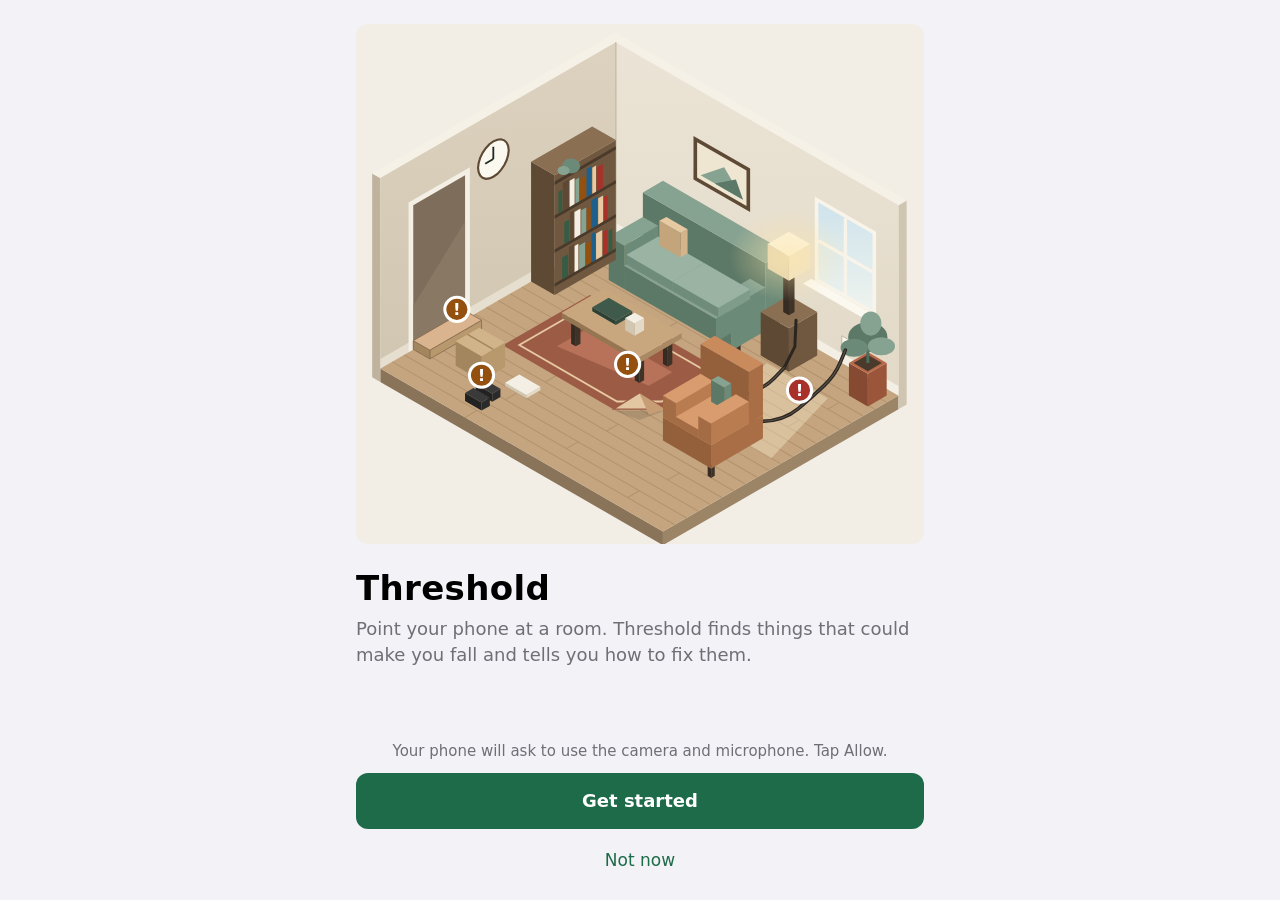
<file: frontend/report.html>
<!doctype html>
<html lang="en">
<head>
<meta charset="utf-8">
<meta name="viewport" content="width=device-width, initial-scale=1, viewport-fit=cover">
<title>Report · Threshold</title>
<meta name="theme-color" content="#f2f2f7" media="(prefers-color-scheme: light)">
<meta name="theme-color" content="#000000" media="(prefers-color-scheme: dark)">
<link rel="manifest" href="static/manifest.json">
<link rel="apple-touch-icon" href="static/icons/apple-touch-icon.png">
<meta name="apple-mobile-web-app-capable" content="yes">
<meta name="apple-mobile-web-app-title" content="Threshold">
<link rel="stylesheet" href="static/app.css">
<script src="static/threshold.js"></script>
<style>
  /* hazard rows: icon, name, short fix, "Fixed it" check. Tap the row to open details. */
  .hz { position: relative; }
  .hz + .hz::before { content: ""; position: absolute; top: 0; right: 0; left: 56px; border-top: .5px solid var(--sep); z-index: 1; }
  .hz-row { display: flex; align-items: center; gap: 12px; padding-right: 4px; }
  .hz-row .row { flex: 1; padding-right: 4px; }
  .hz-row .row::before { display: none; }
  .fix-btn { width: 48px; height: 48px; flex: none; display: grid; place-items: center; border: 0; background: none; cursor: pointer; margin-right: 4px; }
  .fix-btn span { width: 30px; height: 30px; border-radius: 50%; border: 2px solid var(--label3); display: grid; place-items: center; color: transparent; transition: background .15s, border-color .15s; }
  .fix-btn svg.i { width: 18px; height: 18px; stroke-width: 3; }
  .fix-btn[aria-pressed="true"] span { background: var(--green); border-color: var(--green); color: #fff; }
  .hz.fixed .row-title { text-decoration: line-through; color: var(--label2); }
  .hz.fixed .ico { background: var(--green); }
  .row .chev.down { transform: rotate(90deg); transition: transform .2s; }
  .hz.open .chev.down { transform: rotate(-90deg); }
  .hz-body { padding: 0 16px 16px 60px; }
  .hz-body .crop { display: block; width: 100%; aspect-ratio: 4 / 3; border-radius: var(--radius-sm); background: var(--fill); margin-bottom: 12px; }
  .hz-body p { margin: 0 0 8px; font-size: .941rem; line-height: 1.4; }
  .hz-body .quote { color: var(--label2); border-left: 3px solid var(--sep); padding-left: 12px; }
  .hz-body .yn { display: grid; grid-template-columns: 1fr 1fr; gap: 8px; margin-top: 8px; }
  .hz-body .yn .btn { margin: 0; }
  .photo { position: relative; border-radius: var(--radius); overflow: hidden; background: var(--cell); }
  .photo img { display: block; width: 100%; height: auto; }
  .photo svg { position: absolute; inset: 0; width: 100%; height: 100%; }
  .bx rect { fill: none; }
  .bx.dashed rect, .bx.possible rect { stroke-dasharray: 18 12; }
  .bx text { fill: #fff; font: 700 var(--fs) -apple-system, system-ui, sans-serif; text-anchor: middle; dominant-baseline: central; }
  .clear-card b { display: block; margin-bottom: 4px; }
  .clear-card p { margin: 0; color: var(--label2); }
  .tap-hear { margin-top: 16px; }
</style>
</head>
<body>

<header class="nav" id="nav">
  <div class="nav-in">
    <div class="nav-left"><a class="nav-btn back" href="home.html">
      <svg class="i" viewBox="0 0 24 24" aria-hidden="true"><path d="M15 5l-7 7 7 7"/></svg>Home</a></div>
    <div class="nav-title" id="navTitle">Report</div>
    <div class="nav-right"><button class="nav-btn voice-ctl" type="button" id="voiceBtn"></button></div>
  </div>
</header>

<main class="page">
  <h1 class="large-title" id="title">Room report</h1>
  <p class="subtitle" id="when"></p>
  <!-- [v1.0.2] after a quick scan (no room picked): optional room name -->
  <div class="group" id="nameRoom" style="margin-bottom:16px" hidden>
    <button class="row" type="button" id="nameRoomBtn">
      <span class="ico plain" id="nameRoomIco"></span>
      <span class="row-main"><span class="row-title">Which room was this?</span><span class="row-sub">Optional. Saves this scan under that room.</span></span>
      <svg class="chev" viewBox="0 0 24 24" aria-hidden="true"><path d="M9 5l7 7-7 7"/></svg>
    </button>
  </div>

  <div class="card score" id="scoreCard"></div>
  <button class="btn tap-hear" type="button" id="tapHear" hidden>Tap to hear your report</button>
  <p class="caption sr-only" id="caption" aria-live="polite"></p>
  <p class="note" id="heard" hidden></p>

  <div id="questionsSec" hidden>
    <h2 class="group-head">Please answer</h2>
    <div class="group" id="questionList"></div>
  </div>

  <div id="fixSec">
    <h2 class="group-head" id="fixHead">To fix</h2>
    <div class="group" id="fixList"></div>
  </div>

  <div id="checkSec" hidden>
    <h2 class="group-head">Worth a quick check</h2>
    <div class="group" id="checkList"></div>
    <p class="group-foot">We weren't sure about these. Take a look in person.</p>
  </div>

  <div id="safeSec" hidden>
    <h2 class="group-head">Looks good</h2>
    <div class="group" id="safeList"></div>
  </div>

  <h2 class="group-head" id="photoHead">Photo</h2>
  <figure class="photo" id="photo" style="margin:0"><img id="photoImg" alt=""><svg id="boxes" aria-hidden="true"></svg></figure>

  <div class="group" style="margin-top:24px">
    <button class="row no-icon action" type="button" id="shareBtn">Share report</button>
  </div>
  <p class="group-foot">Based on the CDC STEADI home safety checklist. Threshold can miss things and is not a replacement for a professional home safety assessment.</p>
</main>

<!-- grab bar question (sheet) -->
<section class="sheet" id="qSheet" aria-labelledby="qTitle">
  <div class="grabber" aria-hidden="true"></div>
  <div class="sheet-head"><button class="nav-btn" type="button" data-close>Later</button><h2 id="qTitle">Grab bar</h2><span></span></div>
  <div id="qPhoto"></div>
  <p class="lead" id="qText"></p>
  <div class="yn"><button class="btn" type="button" data-answer="no">No</button><button class="btn primary" type="button" data-answer="yes">Yes</button></div>
</section>

<script>
// =============================================================================
// DATA IN (from camera.html or Scan mode on home.html), sessionStorage["threshold.report"]:
//   { room, date, source: "photo"|"scan", frames: [{image, width, height}], main, offset,
//     detections, report, image, width, height, bathroom_cue }
// A scan report has several frames: each hazard comes from the frame where it was seen,
// and frames are laid side by side (box x + frame * offset). A photo report has one frame.
// [final] Native-style layout: score + one-line summary, then simple rows (icon, name,
// short fix, "Fixed it" check). Tap a row for the CDC quote and the photo crop.
// =============================================================================
const T = Threshold;
const $ = id => document.getElementById(id);
const HANDOFF_KEY = "threshold.report";
const ROOMS_KEY = "threshold.rooms";        // saved room summaries, read by home.html
const isPossible = hz => T.isPossible(hz);
const LABELS = {
  cord: "Cord or wire on the floor", rug: "Loose rug", clutter_on_floor: "Clutter on the floor",
  raised_threshold: "Step or raised threshold", stair_edge: "Stairs", missing_grab_bar: "Missing grab bar",
};
// Short fixes for the row (the full CDC fix is in the details).
const SHORT_FIX = {
  cord: "Coil or tape it by the wall", rug: "Tape it down or remove it", clutter_on_floor: "Pick things up off the floor",
  raised_threshold: "Mark the edge with bright tape", stair_edge: "Handrails on both sides, good light",
  missing_grab_bar: "Have a grab bar put in",
};
const WHY = {
  cord: "Cords in a walking path are easy to catch with a foot, especially at night.",
  rug: "A curled edge catches toes and canes, and an unsecured rug can slide underfoot.",
  clutter_on_floor: "Things on the floor are hard to see when you're carrying something or it's dark.",
  raised_threshold: "Even a small lip can trip a foot that doesn't lift as high as it used to.",
  stair_edge: "Stair edges are hard to judge, especially going down.",
  missing_grab_bar: "Bathrooms are wet and slippery, and a bar gives you something solid to hold.",
};

let data = T.loadReport();
if (!data) { location.replace("home.html"); throw new Error("no report"); }
T.tabBar("report");   // the other tabs are links back to home.html
let R = data.report;
let roomId = (data.room || "Room") + "|" + (data.date || "");
const frames = data.frames || [{ image: data.image, width: data.width, height: data.height }];
const mainFrame = data.main || 0;
const frameOf = b => data.offset ? Math.min(frames.length - 1, Math.max(0, Math.floor(b[0] / data.offset))) : 0;
const local = b => data.offset ? [b[0] - frameOf(b) * data.offset, b[1], b[2] - frameOf(b) * data.offset, b[3]] : b;
let detections = data.detections || null;
let confirmed = [], checks = [], questions = [];

// ── header ── [final] title = the room the user picked, or "Room report"
let title = "";
function setTitle() {
  title = T.reportTitle(data.room);
  $("title").textContent = title; $("navTitle").textContent = title; document.title = title + " · Threshold";
}
setTitle();
// [v1.0.2] Quick scan: name the room afterwards (only renames; the results stay the same)
$("nameRoomIco").innerHTML = T.icon("question");
$("nameRoom").hidden = !(data.source === "scan" && !data.room);
$("nameRoomBtn").addEventListener("click", () => T.roomSheet(name => {
  if (!name || name === "Other") { $("nameRoom").hidden = true; return; }
  const oldId = roomId;
  data.room = name;
  roomId = name + "|" + (data.date || "");
  try {   // move the "Fixed it" checkmarks and drop the unnamed ("Other") summary
    const f = localStorage.getItem("threshold.fixed." + oldId);
    if (f) { localStorage.setItem("threshold.fixed." + roomId, f); localStorage.removeItem("threshold.fixed." + oldId); }
    localStorage.setItem(ROOMS_KEY, JSON.stringify(T.savedRooms().filter(r => !(r.name === "Other" && r.checked === data.date))));
  } catch (e) {}
  setTitle(); T.watchNav($("nav"), $("title"));
  $("nameRoom").hidden = true;
  T.saveLastReport(data); saveRoom();
  T.toast(`Saved as ${name}`);
}, { title: "Which room was this?" }));
$("when").textContent = [data.date, data.source === "scan" ? "Live scan" : "Photo"].filter(Boolean).join(" · ");
T.watchNav($("nav"), $("title"));
const img = $("photoImg");
img.src = frames[mainFrame].image;
img.alt = `Your ${data.source === "scan" ? "scan" : "photo"} with hazards marked`;

function build() {
  const all = T.foldPossible(R.hazards || []).map(h => ({ ...h, name: T.name(h) }));   // [v1.0.1] names the fixture
  const sev = { high: 0, medium: 1, info: 2 };
  confirmed = all.filter(h => !isPossible(h) && !T.REMINDERS.has(h.hazard)).sort((a, b) => (sev[a.severity] ?? 9) - (sev[b.severity] ?? 9));
  checks = all.filter(h => isPossible(h) || T.REMINDERS.has(h.hazard));
  questions = (R.needs_check || []).map((q, qi) => ({ q, qi, name: q.question || `Is there a grab bar next to the ${q.fixture}?`, boxes: q.grab_bar_boxes || [] }));
  [...confirmed, ...checks].forEach((h, i) => h.n = i + 1);
}

// ── score + one-line summary ──
function firstSentence(s) { const m = String(s || "").match(/^.*?[.!?](\s|$)/); return m ? m[0].trim() : String(s || ""); }
function renderScore() {
  const n = Number(R.safety_score), card = $("scoreCard");
  if (!Number.isFinite(n)) { card.hidden = true; return; }
  const s = Math.max(0, Math.min(100, Math.round(n)));
  const left = confirmed.filter(h => !fixed.has(h.hazard)).length;
  const [label, tone] = s < 40 ? ["Needs attention", "tone-red"] : (s < 70 || confirmed.some(h => h.severity === "high")) ? ["Some concerns", "tone-amber"] : ["Looks good", "tone-good"];
  const line = confirmed.length ? `${left ? `${left} of ${confirmed.length} left to fix.` : "Everything here is fixed."} ${firstSentence((R.summary || "").replace(/^We found \d+ hazards?\.\s*/, ""))}`
                                : firstSentence(R.summary) || "We didn't spot any fall hazards.";
  card.innerHTML = `<div class="score-num ${tone}" aria-hidden="true">${s}<small>of 100</small></div>
    <div class="score-text"><b>${label}</b><p>${T.esc(line)}</p></div>
    <span class="sr-only">Safety score ${s} out of 100, ${label}.</span>`;
}

// ── rows ──
let fixed = new Set();
try { fixed = new Set(JSON.parse(localStorage.getItem("threshold.fixed." + roomId) || "[]").map(String)); } catch (e) {}
const colorOf = (h, check) => check ? "#ff9f0a" : h.severity === "info" ? "#636366" : "#d70015";

function crop(h, check) {
  const b0 = (h.boxes || [])[0]; if (!b0) return "";
  const f = frames[frameOf(b0)];
  const W = f.width || img.naturalWidth, H = f.height || img.naturalHeight;
  const [x1, y1, x2, y2] = local(b0), m = Math.max(x2 - x1, y2 - y1) * .35;
  const rx = Math.max(0, x1 - m), ry = Math.max(0, y1 - m), rw = Math.min(W, x2 + m) - rx, rh = Math.min(H, y2 + m) - ry;
  return `<svg class="crop" viewBox="${rx} ${ry} ${rw} ${rh}" preserveAspectRatio="xMidYMid slice" role="img" aria-label="Close-up from your ${data.source === "scan" ? "scan" : "photo"}">
    <image href="${f.image}" width="${W}" height="${H}"/>
    <rect x="${x1}" y="${y1}" width="${x2 - x1}" height="${y2 - y1}" rx="${rw / 60}" fill="none" stroke="${colorOf(h, check)}" stroke-width="${rw / 90}" ${check ? `stroke-dasharray="${rw / 30} ${rw / 45}"` : ""}/></svg>`;
}
function hazardRow(h, kind) {
  const check = kind === "check", isFixed = !check && fixed.has(h.hazard);
  const tone = check ? (h.severity === "info" ? "gray" : "amber") : "red";
  const fix = SHORT_FIX[h.hazard] || h.fix || "";
  const steadi = h.steadi_item ? `<p class="quote">CDC STEADI${h.steadi_section ? ", " + T.esc(h.steadi_section) : ""}: “${T.esc(h.steadi_item)}”</p>` : "";
  return `<div class="hz ${isFixed ? "fixed" : ""}" data-key="${T.esc(h.hazard)}">
    <div class="hz-row">
      <button class="row" type="button" aria-expanded="false" aria-controls="hzb-${h.n}">
        <span class="ico ${tone}">${T.icon(T.HAZARD_ICON[h.hazard] || "warn")}</span>
        <span class="row-main"><span class="row-title">${T.esc(h.name)}${h.count > 1 ? ` (${h.count})` : ""}</span><span class="row-sub">${T.esc(check ? (h.severity === "info" ? fix : "Not sure. Take a look") : fix)}</span></span>
        <svg class="chev down" viewBox="0 0 24 24" aria-hidden="true"><path d="M9 5l7 7-7 7"/></svg>
      </button>
      ${check ? "" : `<button class="fix-btn" type="button" data-fix="${T.esc(h.hazard)}" aria-pressed="${isFixed}" aria-label="Fixed it: ${T.esc(h.name)}"><span>${T.icon("check")}</span></button>`}
    </div>
    <div class="hz-body" id="hzb-${h.n}" hidden>
      ${crop(h, check)}
      ${WHY[h.hazard] ? `<p>${T.esc(WHY[h.hazard])}</p>` : ""}
      <p><b>${check ? "What to do:" : "Fix:"}</b> ${T.esc(h.fix || fix)}</p>
      ${steadi}
    </div></div>`;
}
function questionRow(x) {
  return `<button class="row" type="button" data-q="${x.qi}">
    <span class="ico amber">${T.icon("question")}</span>
    <span class="row-main"><span class="row-title">${T.esc(x.name)}</span><span class="row-sub">We couldn't tell. Tap to answer</span></span>
    <svg class="chev" viewBox="0 0 24 24" aria-hidden="true"><path d="M9 5l7 7-7 7"/></svg></button>`;
}

function render() {
  build();
  renderScore();
  $("questionsSec").hidden = !questions.length;
  $("questionList").innerHTML = questions.map(questionRow).join("");
  $("fixList").innerHTML = confirmed.length ? confirmed.map(h => hazardRow(h, "fix")).join("")
    : `<div class="card clear-card"><b>No hazards found</b><p>The app can still miss things, so a quick walk through the room is a good idea.</p></div>`;
  $("checkSec").hidden = !checks.length;
  $("checkList").innerHTML = checks.map(h => hazardRow(h, "check")).join("");
  const safe = R.safe_items || [];
  $("safeSec").hidden = !safe.length;
  $("safeList").innerHTML = safe.map(s => `<div class="row"><span class="ico">${T.icon("check")}</span><span class="row-main">${T.esc(s)}</span></div>`).join("");
  img.complete && img.naturalWidth ? drawBoxes() : img.addEventListener("load", drawBoxes, { once: true });
  saveRoom();
}

function drawBoxes() {
  const W = frames[mainFrame].width || img.naturalWidth, H = frames[mainFrame].height || img.naturalHeight;
  const svg = $("boxes");
  svg.setAttribute("viewBox", `0 0 ${W} ${H}`);
  const sw = Math.max(4, W / 160), r = sw * 3.6;
  let html = "";
  for (const [list, check] of [[confirmed, false], [checks, true]]) for (const h of list) {
    const color = colorOf(h, check);
    const own = (h.boxes || []).filter(b => frameOf(b) === mainFrame).map(b => [local(b), check ? "possible" : ""]);
    const folded = (h.possible_boxes || []).filter(b => frameOf(b) === mainFrame).map(b => [local(b), "dashed"]);
    [...own, ...folded].forEach(([[x1, y1, x2, y2], extra], j) => {
      html += `<g class="bx ${extra}" style="--fs:${r * 1.1}px"><rect x="${x1}" y="${y1}" width="${x2 - x1}" height="${y2 - y1}" rx="${sw * 2}" stroke="#fff" stroke-width="${sw + 4}" opacity=".7"/>
        <rect x="${x1}" y="${y1}" width="${x2 - x1}" height="${y2 - y1}" rx="${sw * 2}" stroke="${color}" stroke-width="${extra ? sw * .6 : sw}"/>
        ${j === 0 ? `<circle cx="${x1 + r * .4}" cy="${y1 + r * .4}" r="${r}" fill="${color}"/><text x="${x1 + r * .4}" y="${y1 + r * .4}">${h.n}</text>` : ""}</g>`;
    });
  }
  svg.innerHTML = html;
}

// ── taps: open a row, "Fixed it", questions ──
document.addEventListener("click", e => {
  const q = e.target.closest("[data-q]");
  if (q) { openQuestion(Number(q.dataset.q)); return; }
  const fb = e.target.closest("[data-fix]");
  if (fb) { toggleFixed(fb.dataset.fix, fb); return; }
  const row = e.target.closest(".hz-row .row");
  if (row) {
    const hz = row.closest(".hz"), body = hz.querySelector(".hz-body"), open = body.hidden;
    body.hidden = !open; hz.classList.toggle("open", open); row.setAttribute("aria-expanded", String(open));
  }
});
function toggleFixed(key, btn) {
  const now = !fixed.has(key);
  now ? fixed.add(key) : fixed.delete(key);
  btn.setAttribute("aria-pressed", String(now));
  btn.closest(".hz").classList.toggle("fixed", now);
  if (now) T.haptic();
  try { localStorage.setItem("threshold.fixed." + roomId, JSON.stringify([...fixed])); } catch (e) {}
  renderScore(); saveRoom();
}

// Save a short summary for the Home and Rooms tabs.
function saveRoom() {
  const name = data.room || "Other";
  const left = confirmed.filter(h => !fixed.has(h.hazard));
  const status = left.some(h => h.severity === "high") ? "high" : left.length || checks.length || questions.length ? "med" : "ok";
  let rooms = T.savedRooms().filter(r => r.name !== name);
  rooms.push({ name, status, hazards: confirmed.length, fixed: confirmed.length - left.length,
               checks: checks.length + questions.length, score: Number.isFinite(Number(R.safety_score)) ? Math.round(R.safety_score) : null, checked: data.date });
  try { localStorage.setItem(ROOMS_KEY, JSON.stringify(rooms)); } catch (e) {}
}

// ── Grab bar questions (agreed rule), as a sheet ──
// "Yes" re-sends that grab bar as tier "hazard" (cancels the warning); "No" re-sends without
// it (becomes "Missing grab bar"). The rules engine makes the new report and score.
let openQ = null;
function openQuestion(qi) {
  const x = questions.find(q => q.qi === qi); if (!x) return;
  openQ = qi;
  $("qText").textContent = x.name;
  $("qPhoto").innerHTML = crop({ boxes: x.q.grab_bar_boxes && x.q.grab_bar_boxes.length ? x.q.grab_bar_boxes : [x.q.fixture_box] }, true).replace('class="crop"', 'class="q-photo"');
  T.openSheet($("qSheet"));
}
$("qSheet").addEventListener("click", e => {
  if (e.target.closest("[data-close]")) return T.closeSheet($("qSheet"));
  const b = e.target.closest("[data-answer]");
  if (b && openQ !== null) { T.haptic(); T.closeSheet($("qSheet")); answer(openQ, b.dataset.answer); }
});
let answering = false;
async function answer(qi, ans) {
  const q = (R.needs_check || [])[qi];
  if (!q || answering) return;
  answering = true;
  try {
    const resend = T.answerDetections(detections, q, ans);
    if (resend) {
      const w = data.offset ? frames.length * data.offset : (R.image_width || data.width);
      const h = data.offset ? Math.max(...frames.map(f => f.height)) : (R.image_height || data.height);
      R = await T.analyzeDetections(w, h, resend, data.room, data.source === "scan" ? !!data.bathroom_cue : undefined);
      detections = resend;
    } else {
      const rest = (R.needs_check || []).filter((_, i) => i !== qi);
      R = ans === "no" ? { ...R, hazards: [...(R.hazards || []), q.if_no].filter(Boolean), needs_check: rest }
                       : { ...R, needs_check: rest, safe_items: [...(R.safe_items || []), `Grab bar found near ${q.fixture}`] };
    }
    data.report = R; data.detections = detections;
    T.saveLastReport(data);
    render();
    const next = (R.needs_check || [])[0];
    T.say((ans === "yes" ? "Thanks. I'll count that grab bar." : "Thanks. I added a missing grab bar to your list.") + (next ? " " + T.questionSpeech(next) : ""));
    if (next) T.startListening();
  } catch (err) {
    T.say("Sorry, I couldn't update the report. Please try again.");
    T.toast("Couldn't update the report. Try again.");
  } finally { answering = false; }
}

// ── Voice: one control in the nav bar reads the report, then listens ──
function fullSpeech() {
  const q = (R.needs_check || [])[0];
  return T.reportSpeech(R) + (q ? " " + T.questionSpeech(q) : "");
}
function readAloud() {
  $("tapHear").hidden = true;
  T.unlockVoice(fullSpeech());
  T.startListening();   // listens after it finishes talking (yes / no, repeat, done)
}
T.voiceControl($("voiceBtn"), "read", readAloud);
$("tapHear").addEventListener("click", readAloud);
// Phones only allow speech after a tap on THIS page: if it's blocked, ask for that tap.
T.onSpeechBlocked = () => { $("tapHear").hidden = false; };
T.onCommand(t => {
  const q = (R.needs_check || [])[0];
  if (q && /\b(yes|yeah|yep|yup|correct|there is)\b/.test(t)) { answer(0, "yes"); return true; }
  if (q && (/\b(no|nope)\b/.test(t) || /there isn'?t/.test(t))) { answer(0, "no"); return true; }
  if (/what'?s here|read|report|what did you find/.test(t)) { T.say(fullSpeech()); return true; }
  if (/\b(done|home|finish|finished)\b/.test(t)) { location.href = "home.html"; return true; }
  if (/\b(next|scan|another)\b/.test(t)) { location.href = "home.html#scan"; return true; }
  return false;
});

// ── Share ──
$("shareBtn").addEventListener("click", async () => {
  const lines = [`Threshold: ${title}`, data.date || "", ""];
  if (Number.isFinite(Number(R.safety_score))) lines.push(`Safety score: ${Math.round(R.safety_score)}/100`);
  if (R.summary) lines.push(R.summary);
  if (confirmed.length) { lines.push("", "To fix:"); confirmed.forEach(h => lines.push(`${fixed.has(h.hazard) ? "✓" : "•"} ${h.name}: ${h.fix}`)); }
  if (checks.length) { lines.push("", "Worth a quick check:"); checks.forEach(h => lines.push(`• ${h.name}`)); }
  lines.push("", "Threshold uses the CDC STEADI home safety checklist. It can miss things.");
  const text = lines.join("\n");
  if (navigator.share) { try { await navigator.share({ title: "Threshold report", text }); } catch (e) {} }
  else { try { await navigator.clipboard.writeText(text); T.toast("Report copied"); } catch (e) { window.print(); } }
});

render();
setTimeout(() => {   // try to read it right away (works if the browser allows it)
  T.say(fullSpeech());
  if ((R.needs_check || []).length) { T.startListening(); setTimeout(() => openQuestion(0), 400); }
}, 900);
</script>
</body>
</html>
</file>
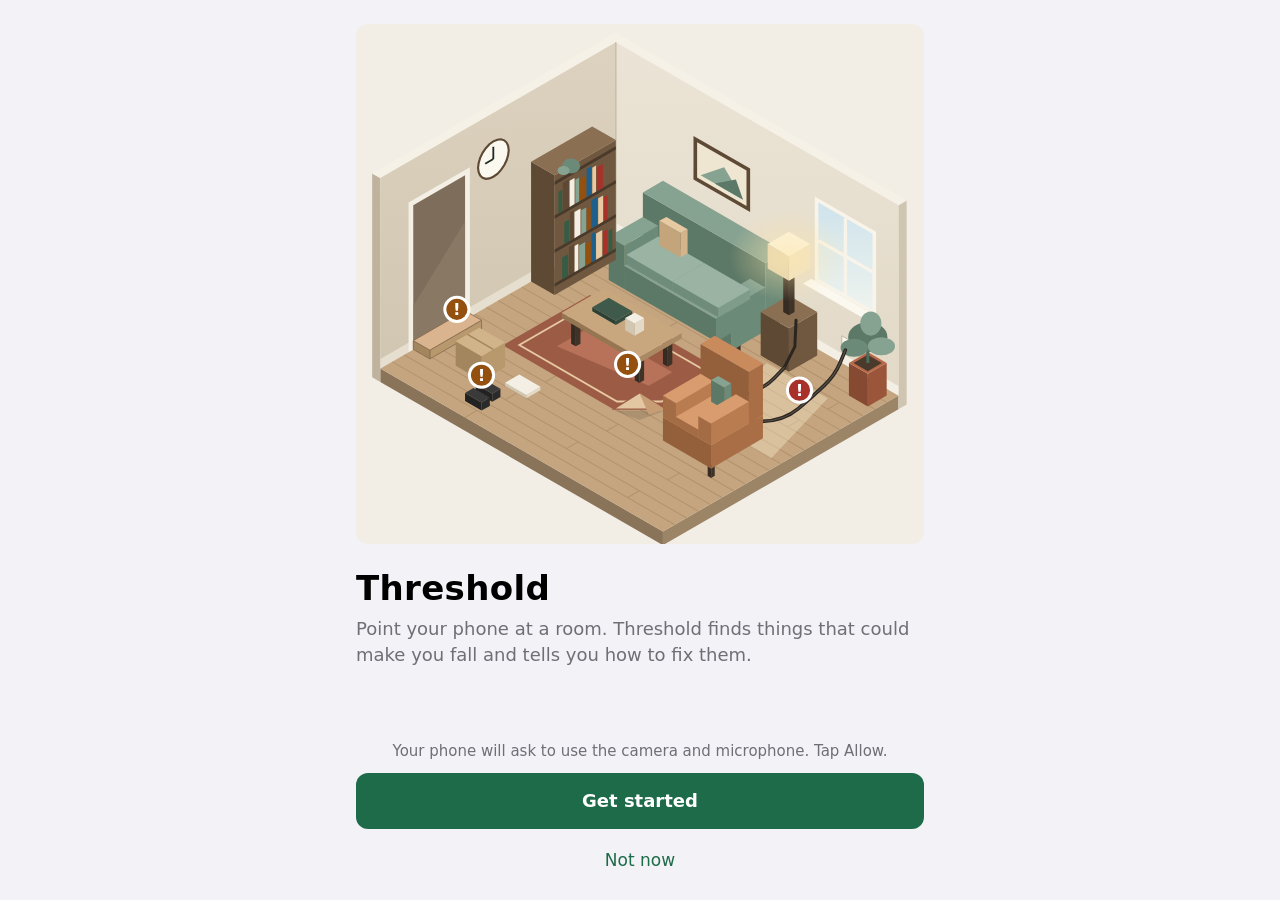
<file: frontend/welcome.html>
<!doctype html>
<html lang="en">
<head>
<meta charset="utf-8">
<meta name="viewport" content="width=device-width, initial-scale=1, viewport-fit=cover">
<title>Welcome · Threshold</title>
<meta name="theme-color" content="#f2f2f7" media="(prefers-color-scheme: light)">
<meta name="theme-color" content="#000000" media="(prefers-color-scheme: dark)">
<link rel="manifest" href="static/manifest.json">
<link rel="apple-touch-icon" href="static/icons/apple-touch-icon.png">
<meta name="apple-mobile-web-app-capable" content="yes">
<meta name="apple-mobile-web-app-title" content="Threshold">
<link rel="stylesheet" href="static/app.css">
<script src="static/threshold.js"></script>
<style>
  /* [final] simple welcome: illustration, one title, one sentence, one button */
  .welcome { max-width: 600px; margin: 0 auto; min-height: 100vh; min-height: 100dvh; display: flex; flex-direction: column;
             padding: calc(var(--safe-t) + 24px) var(--gutter) calc(var(--safe-b) + 16px); }
  .art { border-radius: var(--radius); overflow: hidden; background: #f2eee6; }
  .art svg { display: block; width: 100%; height: auto; }
  .welcome h1 { margin: 24px 0 8px; }
  .welcome .lead { margin: 0; color: var(--label2); font-size: 1.059rem; line-height: 1.4; }
  .welcome .bottom { margin-top: auto; padding-top: 24px; }
  .welcome .primer { color: var(--label2); font-size: .882rem; text-align: center; margin: 0 0 12px; }
</style>
</head>
<body>
<main class="welcome">
  <div class="art">
<svg id="heroSvg" viewBox="52 6 376 344" xmlns="http://www.w3.org/2000/svg" role="img" aria-label="Illustrated living room with four fall hazards: a cord across the walkway, a curled rug, clutter by the doorway, and a raised doorway threshold">
<defs>
<linearGradient id="gWallR" x1="0" y1="0" x2="0" y2="1"><stop offset="0" stop-color="#ebe4d6"/><stop offset="1" stop-color="#e2d9c7"/></linearGradient>
<linearGradient id="gWallL" x1="0" y1="0" x2="0" y2="1"><stop offset="0" stop-color="#dcd2bf"/><stop offset="1" stop-color="#d1c6b1"/></linearGradient>
<linearGradient id="gSky" x1="0" y1="0" x2="0" y2="1"><stop offset="0" stop-color="#cfe3ec"/><stop offset="1" stop-color="#eef3ee"/></linearGradient>
<radialGradient id="gGlow" cx="0.5" cy="0.5" r="0.5"><stop offset="0" stop-color="#ffe7a8" stop-opacity=".55"/><stop offset="1" stop-color="#ffe7a8" stop-opacity="0"/></radialGradient>
</defs>
<polygon points="411.1,261.0 255.2,351.0 255.2,342.0 411.1,252.0" fill="#9c8466"/>
<polygon points="68.1,243.0 255.2,351.0 255.2,342.0 68.1,234.0" fill="#8a7459"/>
<polygon points="416.5,257.9 411.1,261.0 411.1,126.0 416.5,122.9" fill="#cfc5b1"/>
<polygon points="62.7,239.9 68.1,243.0 68.1,108.0 62.7,104.9" fill="#bfb39d"/>
<polygon points="224.0,11.7 416.5,122.9 411.1,126.0 224.0,18.0 68.1,108.0 62.7,104.9" fill="#f6f1e7"/>
<polygon points="224.0,144.0 411.1,252.0 411.1,126.0 224.0,18.0" fill="url(#gWallR)"/>
<polygon points="224.0,144.0 68.1,234.0 68.1,108.0 224.0,18.0" fill="url(#gWallL)"/>
<polygon points="224.0,144.0 411.1,252.0 255.2,342.0 68.1,234.0" fill="#c4a57f"/>
<polyline points="216.2,148.5 403.3,256.5" stroke="#b3936d" stroke-width="0.7" fill="none"/>
<polyline points="208.4,153.0 395.5,261.0" stroke="#b3936d" stroke-width="0.7" fill="none"/>
<polyline points="200.6,157.5 387.7,265.5" stroke="#b3936d" stroke-width="0.7" fill="none"/>
<polyline points="192.8,162.0 379.9,270.0" stroke="#b3936d" stroke-width="0.7" fill="none"/>
<polyline points="185.0,166.5 372.1,274.5" stroke="#b3936d" stroke-width="0.7" fill="none"/>
<polyline points="177.2,171.0 364.3,279.0" stroke="#b3936d" stroke-width="0.7" fill="none"/>
<polyline points="169.4,175.5 356.5,283.5" stroke="#b3936d" stroke-width="0.7" fill="none"/>
<polyline points="161.6,180.0 348.7,288.0" stroke="#b3936d" stroke-width="0.7" fill="none"/>
<polyline points="153.9,184.5 340.9,292.5" stroke="#b3936d" stroke-width="0.7" fill="none"/>
<polyline points="146.1,189.0 333.1,297.0" stroke="#b3936d" stroke-width="0.7" fill="none"/>
<polyline points="138.3,193.5 325.3,301.5" stroke="#b3936d" stroke-width="0.7" fill="none"/>
<polyline points="130.5,198.0 317.5,306.0" stroke="#b3936d" stroke-width="0.7" fill="none"/>
<polyline points="122.7,202.5 309.7,310.5" stroke="#b3936d" stroke-width="0.7" fill="none"/>
<polyline points="114.9,207.0 301.9,315.0" stroke="#b3936d" stroke-width="0.7" fill="none"/>
<polyline points="107.1,211.5 294.1,319.5" stroke="#b3936d" stroke-width="0.7" fill="none"/>
<polyline points="99.3,216.0 286.4,324.0" stroke="#b3936d" stroke-width="0.7" fill="none"/>
<polyline points="91.5,220.5 278.6,328.5" stroke="#b3936d" stroke-width="0.7" fill="none"/>
<polyline points="83.7,225.0 270.8,333.0" stroke="#b3936d" stroke-width="0.7" fill="none"/>
<polyline points="75.9,229.5 263.0,337.5" stroke="#b3936d" stroke-width="0.7" fill="none"/>
<polyline points="250.5,159.3 242.7,163.8" stroke="#b3936d" stroke-width="0.7" fill="none"/>
<polyline points="291.0,191.7 283.2,196.2" stroke="#b3936d" stroke-width="0.7" fill="none"/>
<polyline points="331.6,224.1 323.8,228.6" stroke="#b3936d" stroke-width="0.7" fill="none"/>
<polyline points="372.1,256.5 364.3,261.0" stroke="#b3936d" stroke-width="0.7" fill="none"/>
<polyline points="264.5,203.4 256.7,207.9" stroke="#b3936d" stroke-width="0.7" fill="none"/>
<polyline points="305.1,235.8 297.3,240.3" stroke="#b3936d" stroke-width="0.7" fill="none"/>
<polyline points="345.6,268.2 337.8,272.7" stroke="#b3936d" stroke-width="0.7" fill="none"/>
<polyline points="238.0,215.1 230.2,219.6" stroke="#b3936d" stroke-width="0.7" fill="none"/>
<polyline points="278.6,247.5 270.8,252.0" stroke="#b3936d" stroke-width="0.7" fill="none"/>
<polyline points="319.1,279.9 311.3,284.4" stroke="#b3936d" stroke-width="0.7" fill="none"/>
<polyline points="211.5,226.8 203.7,231.3" stroke="#b3936d" stroke-width="0.7" fill="none"/>
<polyline points="252.1,259.2 244.3,263.7" stroke="#b3936d" stroke-width="0.7" fill="none"/>
<polyline points="292.6,291.6 284.8,296.1" stroke="#b3936d" stroke-width="0.7" fill="none"/>
<polyline points="185.0,238.5 177.2,243.0" stroke="#b3936d" stroke-width="0.7" fill="none"/>
<polyline points="225.6,270.9 217.8,275.4" stroke="#b3936d" stroke-width="0.7" fill="none"/>
<polyline points="266.1,303.3 258.3,307.8" stroke="#b3936d" stroke-width="0.7" fill="none"/>
<polyline points="158.5,250.2 150.7,254.7" stroke="#b3936d" stroke-width="0.7" fill="none"/>
<polyline points="199.1,282.6 191.3,287.1" stroke="#b3936d" stroke-width="0.7" fill="none"/>
<polyline points="239.6,315.0 231.8,319.5" stroke="#b3936d" stroke-width="0.7" fill="none"/>
<polyline points="132.0,261.9 124.2,266.4" stroke="#b3936d" stroke-width="0.7" fill="none"/>
<polygon points="224.0,144.0 411.1,252.0 411.1,245.7 224.0,137.7" fill="#f4efe4"/>
<polygon points="224.0,144.0 68.1,234.0 68.1,227.7 224.0,137.7" fill="#e6dece"/>
<polyline points="224.0,144.0 224.0,18.0" stroke="#c9bea8" stroke-width="1" fill="none"/>
<polygon points="355.7,176.0 396.3,199.3 396.3,143.5 355.7,120.2" fill="#f8f4ea"/>
<polygon points="358.1,174.6 393.9,195.3 393.9,144.9 358.1,124.2" fill="url(#gSky)"/>
<polyline points="376.0,184.9 376.0,134.6" stroke="#f8f4ea" stroke-width="2.2" fill="none"/>
<polyline points="358.1,149.4 393.9,170.1" stroke="#f8f4ea" stroke-width="2.2" fill="none"/>
<polygon points="353.4,174.6 398.6,200.7 393.1,203.8 347.9,177.8" fill="#fbf8f0"/>
<polygon points="323.8,230.4 364.3,253.8 326.9,293.4 286.4,270.0" fill="#fff3d6" opacity=".35"/>
<polygon points="275.4,108.9 312.9,130.5 312.9,101.7 275.4,80.1" fill="#5d4934"/>
<polygon points="277.8,107.6 310.5,126.4 310.5,103.0 277.8,84.2" fill="#efe6d2"/>
<polygon points="280.1,106.2 295.7,100.8 308.2,122.4" fill="#86a291"/>
<polygon points="289.5,111.6 303.5,108.9 308.2,122.4" fill="#5c7867"/>
<polygon points="373.6,221.4 379.9,225.0 379.9,216.0 373.6,212.4" fill="#fbf8f0" stroke="#bdb19b" stroke-width=".6"/>
<polygon points="132.8,101.3 133.2,98.0 134.2,94.6 135.8,91.3 137.9,88.2 140.3,85.6 142.9,83.7 145.6,82.6 148.0,82.3 150.1,83.0 151.7,84.5 152.7,86.7 153.1,89.5 152.7,92.8 151.7,96.2 150.1,99.5 148.0,102.6 145.6,105.2 142.9,107.1 140.3,108.2 137.9,108.5 135.8,107.8 134.2,106.3 133.2,104.1" fill="#fbf8f0" stroke="#5d4934" stroke-width="1.4"/>
<polyline points="142.9,95.4 142.9,87.3" stroke="#1f2a22" stroke-width="1.2" fill="none"/>
<polyline points="142.9,95.4 137.5,98.5" stroke="#1f2a22" stroke-width="1.2" fill="none"/>
<polygon points="127.4,199.8 86.8,223.2 86.8,124.2 127.4,100.8" fill="#f4efe4"/>
<polygon points="124.2,201.6 89.9,221.4 89.9,126.0 124.2,106.2" fill="#7d6d5a"/>
<polygon points="124.2,201.6 89.9,221.4 89.9,192.6 124.2,136.8" fill="#8f7e69" opacity=".7"/>
<g class="hz-zone" id="hz-threshold"><polygon points="135.1,207.9 100.9,227.7 100.9,221.9 135.1,202.1" fill="#b8996d" stroke="#8a6f52" stroke-width="0.6" stroke-linejoin="round"/><polygon points="89.9,221.4 100.9,227.7 100.9,221.9 89.9,215.6" fill="#a3865d" stroke="#8a6f52" stroke-width="0.6" stroke-linejoin="round"/><polygon points="124.2,195.8 135.1,202.1 100.9,221.9 89.9,215.6" fill="#d9b48f" stroke="#8a6f52" stroke-width="0.6" stroke-linejoin="round"/></g>
<g class="hz-zone" id="hz-rug"><polygon points="206.9,185.4 297.3,237.6 256.7,261.0 222.4,261.0 149.2,218.7" fill="#9c5b45"/><polygon points="206.9,191.5 286.4,237.4 254.4,255.9 224.8,255.9 160.1,218.5" fill="none" stroke="#e7c9a2" stroke-width="1.2"/><polygon points="208.4,205.9 261.4,236.5 245.8,245.5 185.0,219.4" fill="#b77259"/><polygon points="256.7,261.9 222.4,261.9 239.6,268.2" fill="#000" opacity=".12"/><polygon points="256.7,261.0 222.4,261.0 239.6,250.2" fill="#e3c7a3" stroke="#9c5b45" stroke-width=".8"/><polygon points="256.7,261.0 239.6,250.2 245.8,264.6" fill="#c79d76"/></g>
<polygon points="257.5,163.3 255.2,164.7 255.2,157.5 257.5,156.2" fill="#3f3328"/><polygon points="252.8,163.3 255.2,164.7 255.2,157.5 252.8,156.2" fill="#352b22"/><polygon points="255.2,154.8 257.5,156.2 255.2,157.5 252.8,156.2" fill="#4f4032"/><polygon points="306.6,225.9 304.3,227.2 304.3,220.1 306.6,218.7" fill="#3f3328"/><polygon points="301.9,225.9 304.3,227.2 304.3,220.1 301.9,218.7" fill="#352b22"/><polygon points="304.3,217.4 306.6,218.7 304.3,220.1 301.9,218.7" fill="#4f4032"/><polygon points="336.2,201.6 323.0,209.2 323.0,164.2 336.2,156.6" fill="#6c8a78"/><polygon points="241.9,162.5 323.0,209.2 323.0,164.2 241.9,117.5" fill="#5c7867"/><polygon points="255.2,109.8 336.2,156.6 323.0,164.2 241.9,117.5" fill="#86a291"/><polygon points="252.1,168.3 229.5,181.4 229.5,152.6 252.1,139.5" fill="#6c8a78"/><polygon points="219.3,175.5 229.5,181.4 229.5,152.6 219.3,146.7" fill="#5c7867"/><polygon points="241.9,133.7 252.1,139.5 229.5,152.6 219.3,146.7" fill="#86a291"/><polygon points="323.0,209.2 300.4,222.3 300.4,193.5 323.0,180.4" fill="#6c8a78"/><polygon points="290.3,216.4 300.4,222.3 300.4,193.5 290.3,187.6" fill="#5c7867"/><polygon points="312.9,174.6 323.0,180.4 300.4,193.5 290.3,187.6" fill="#86a291"/><polygon points="312.9,203.4 290.3,216.4 290.3,201.1 312.9,188.1" fill="#6c8a78"/><polygon points="229.5,181.4 290.3,216.4 290.3,201.1 229.5,166.1" fill="#5c7867"/><polygon points="252.1,153.0 312.9,188.1 290.3,201.1 229.5,166.1" fill="#86a291"/><polygon points="282.5,170.6 261.4,182.7 261.4,176.4 282.5,164.2" fill="#7f9b8a"/><polygon points="231.0,165.2 261.4,182.7 261.4,176.4 231.0,158.8" fill="#6f8b7a"/><polygon points="252.1,146.7 282.5,164.2 261.4,176.4 231.0,158.8" fill="#9ab3a3"/><polygon points="312.9,188.1 291.8,200.2 291.8,193.9 312.9,181.8" fill="#7f9b8a"/><polygon points="261.4,182.7 291.8,200.2 291.8,193.9 261.4,176.4" fill="#6f8b7a"/><polygon points="282.5,164.2 312.9,181.8 291.8,193.9 261.4,176.4" fill="#9ab3a3"/><polygon points="271.5,157.9 266.9,160.6 266.9,144.4 271.5,141.8" fill="#d4b48a"/><polygon points="252.8,152.5 266.9,160.6 266.9,144.4 252.8,136.3" fill="#c4a47b"/><polygon points="257.5,133.7 271.5,141.8 266.9,144.4 252.8,136.3" fill="#e7c9a2"/><polygon points="219.3,206.8 216.2,208.6 216.2,191.7 219.3,189.9" fill="#3f3328"/><polygon points="213.1,206.8 216.2,208.6 216.2,191.7 213.1,189.9" fill="#352b22"/><polygon points="216.2,188.1 219.3,189.9 216.2,191.7 213.1,189.9" fill="#4f4032"/><polygon points="261.4,231.1 258.3,232.9 258.3,216.0 261.4,214.2" fill="#3f3328"/><polygon points="255.2,231.1 258.3,232.9 258.3,216.0 255.2,214.2" fill="#352b22"/><polygon points="258.3,212.4 261.4,214.2 258.3,216.0 255.2,214.2" fill="#4f4032"/><polygon points="200.6,217.6 197.5,219.4 197.5,202.5 200.6,200.7" fill="#3f3328"/><polygon points="194.4,217.6 197.5,219.4 197.5,202.5 194.4,200.7" fill="#352b22"/><polygon points="197.5,198.9 200.6,200.7 197.5,202.5 194.4,200.7" fill="#4f4032"/><polygon points="242.7,241.9 239.6,243.7 239.6,226.8 242.7,225.0" fill="#3f3328"/><polygon points="236.5,241.9 239.6,243.7 239.6,226.8 236.5,225.0" fill="#352b22"/><polygon points="239.6,223.2 242.7,225.0 239.6,226.8 236.5,225.0" fill="#4f4032"/><polygon points="267.6,214.2 239.6,230.4 239.6,226.8 267.6,210.6" fill="#a98a64"/><polygon points="188.1,200.7 239.6,230.4 239.6,226.8 188.1,197.1" fill="#947652"/><polygon points="216.2,180.9 267.6,210.6 239.6,226.8 188.1,197.1" fill="#c9a77e"/><polygon points="234.9,198.9 224.0,205.2 224.0,202.5 234.9,196.2" fill="#344b3e"/><polygon points="208.4,196.2 224.0,205.2 224.0,202.5 208.4,193.5" fill="#2c4035"/><polygon points="219.3,187.2 234.9,196.2 224.0,202.5 208.4,193.5" fill="#3f5a4a"/><polygon points="242.7,208.8 236.5,212.4 236.5,204.3 242.7,200.7" fill="#e2d9c7"/><polygon points="230.2,208.8 236.5,212.4 236.5,204.3 230.2,200.7" fill="#d1c6b1"/><polygon points="236.5,197.1 242.7,200.7 236.5,204.3 230.2,200.7" fill="#f4efe4"/><polygon points="357.3,225.4 338.6,236.2 338.6,207.4 357.3,196.6" fill="#6f583f"/><polygon points="319.9,225.4 338.6,236.2 338.6,207.4 319.9,196.6" fill="#5d4934"/><polygon points="338.6,185.8 357.3,196.6 338.6,207.4 319.9,196.6" fill="#8a6f52"/><polygon points="342.3,196.6 338.6,198.8 338.6,166.4 342.3,164.2" fill="#3f3328"/><polygon points="334.8,196.6 338.6,198.8 338.6,166.4 334.8,164.2" fill="#352b22"/><polygon points="338.6,162.1 342.3,164.2 338.6,166.4 334.8,164.2" fill="#4f4032"/><polygon points="224.0,162.0 183.5,185.4 183.5,106.2 224.0,82.8" fill="#6f583f"/><polygon points="167.9,176.4 183.5,185.4 183.5,106.2 167.9,97.2" fill="#5d4934"/><polygon points="208.4,73.8 224.0,82.8 183.5,106.2 167.9,97.2" fill="#8a6f52"/><polygon points="224.0,156.6 183.5,180.0 183.5,177.8 224.0,154.4" fill="#4a3a2b"/><polygon points="224.0,134.1 183.5,157.5 183.5,155.3 224.0,131.9" fill="#4a3a2b"/><polygon points="224.0,111.6 183.5,135.0 183.5,132.8 224.0,109.4" fill="#4a3a2b"/><polygon points="224.0,89.1 183.5,112.5 183.5,110.3 224.0,86.9" fill="#4a3a2b"/><polygon points="221.7,155.8 219.2,157.2 219.2,142.8 221.7,141.4" fill="#355c44"/><polygon points="218.7,157.5 215.4,159.4 215.4,143.5 218.7,141.7" fill="#a8322a"/><polygon points="215.0,159.7 210.9,162.0 210.9,144.7 215.0,142.4" fill="#e7c9a2"/><polygon points="210.4,162.3 207.9,163.7 207.9,145.0 210.4,143.6" fill="#1f5f8b"/><polygon points="207.5,164.0 204.2,165.9 204.2,151.5 207.5,149.6" fill="#94500f"/><polygon points="203.7,166.1 199.7,168.5 199.7,152.6 203.7,150.3" fill="#86a291"/><polygon points="199.2,168.8 196.7,170.2 196.7,152.9 199.2,151.5" fill="#f4efe4"/><polygon points="196.3,170.5 193.0,172.3 193.0,153.6 196.3,151.7" fill="#5d4934"/><polygon points="192.5,172.6 188.5,175.0 188.5,160.6 192.5,158.2" fill="#355c44"/><polygon points="218.5,135.1 216.0,136.5 216.0,120.7 218.5,119.2" fill="#a8322a"/><polygon points="215.6,136.8 212.3,138.7 212.3,121.4 215.6,119.5" fill="#e7c9a2"/><polygon points="211.8,139.0 207.8,141.3 207.8,122.6 211.8,120.2" fill="#1f5f8b"/><polygon points="207.3,141.6 204.8,143.0 204.8,128.6 207.3,127.2" fill="#94500f"/><polygon points="204.4,143.3 201.1,145.2 201.1,129.3 204.4,127.4" fill="#86a291"/><polygon points="200.6,145.4 196.6,147.8 196.6,130.5 200.6,128.2" fill="#f4efe4"/><polygon points="196.1,148.1 193.6,149.5 193.6,130.8 196.1,129.3" fill="#5d4934"/><polygon points="193.1,149.8 189.9,151.6 189.9,137.2 193.1,135.4" fill="#355c44"/><polygon points="215.4,114.4 211.4,116.7 211.4,100.9 215.4,98.5" fill="#a8322a"/><polygon points="210.9,117.0 208.4,118.4 208.4,101.2 210.9,99.7" fill="#e7c9a2"/><polygon points="207.9,118.7 204.7,120.6 204.7,101.9 207.9,100.0" fill="#1f5f8b"/><polygon points="204.2,120.9 200.1,123.2 200.1,108.8 204.2,106.5" fill="#94500f"/><polygon points="199.7,123.5 197.2,124.9 197.2,109.1 199.7,107.6" fill="#86a291"/><polygon points="196.7,125.2 193.4,127.1 193.4,109.8 196.7,107.9" fill="#f4efe4"/><polygon points="193.0,127.3 188.9,129.7 188.9,111.0 193.0,108.6" fill="#5d4934"/><polygon points="188.5,130.0 186.0,131.4 186.0,117.0 188.5,115.6" fill="#355c44"/><ellipse cx="194.4" cy="100.0" rx="6" ry="5" fill="#6c8a78"/><ellipse cx="189.4" cy="103.0" rx="4" ry="3" fill="#86a291"/><polygon points="352.6,167.8 338.6,176.0 338.6,159.8 352.6,151.6" fill="#efe2c4"/><polygon points="324.5,167.8 338.6,176.0 338.6,159.8 324.5,151.6" fill="#e2d3b2"/><polygon points="338.6,143.6 352.6,151.6 338.6,159.8 324.5,151.6" fill="#fbf3df"/><polygon points="403.3,252.0 390.8,259.2 390.8,237.6 403.3,230.4" fill="#9a553a"/><polygon points="378.3,252.0 390.8,259.2 390.8,237.6 378.3,230.4" fill="#864a33"/><polygon points="390.8,223.2 403.3,230.4 390.8,237.6 378.3,230.4" fill="#b8694a"/><polygon points="390.8,225.0 400.1,230.4 390.8,235.8 381.4,230.4" fill="#4a3a2b"/><polyline points="390.8,230.4 390.8,217.8" stroke="#4f6b5a" stroke-width="2" fill="none"/><g fill="#5c7867"><ellipse cx="390.8" cy="213.3" rx="13" ry="10"/><ellipse cx="381.8" cy="220.3" rx="9" ry="6" fill="#6c8a78"/><ellipse cx="399.8" cy="219.3" rx="9" ry="6" fill="#86a291"/><ellipse cx="392.8" cy="204.3" rx="7" ry="8" fill="#86a291"/></g>
<ellipse cx="338.6" cy="159.8" rx="40" ry="30" fill="url(#gGlow)"/>
<g class="hz-zone" id="hz-cord"><polyline points="343.3,202.1 342.5,219.6 335.5,233.5" fill="none" stroke="#2b2620" stroke-width="2" stroke-linecap="round" stroke-linejoin="round"/><path d="M335.5,233.5 Q335.5,233.5 328.8,240.5 Q322.2,247.5 309.0,251.6 Q295.7,255.6 299.6,262.4 Q303.5,269.1 319.1,269.1 Q334.7,269.1 344.8,260.6 Q354.9,252.0 362.0,245.2 Q369.0,238.5 372.5,230.2 T376.0,221.8" fill="none" stroke="#2b2620" stroke-width="2.4" stroke-linecap="round"/><path d="M335.5,233.5 Q335.5,233.5 328.8,240.5 Q322.2,247.5 309.0,251.6 Q295.7,255.6 299.6,262.4 Q303.5,269.1 319.1,269.1 Q334.7,269.1 344.8,260.6 Q354.9,252.0 362.0,245.2 Q369.0,238.5 372.5,230.2 T376.0,221.8" fill="none" stroke="#5a5046" stroke-width="0.8" stroke-linecap="round"/></g>
<polygon points="291.8,269.6 289.5,270.9 289.5,264.6 291.8,263.2" fill="#3f3328"/><polygon points="287.1,269.6 289.5,270.9 289.5,264.6 287.1,263.2" fill="#352b22"/><polygon points="289.5,261.9 291.8,263.2 289.5,264.6 287.1,263.2" fill="#4f4032"/><polygon points="289.5,305.1 287.1,306.5 287.1,300.2 289.5,298.8" fill="#3f3328"/><polygon points="284.8,305.1 287.1,306.5 287.1,300.2 284.8,298.8" fill="#352b22"/><polygon points="287.1,297.4 289.5,298.8 287.1,300.2 284.8,298.8" fill="#4f4032"/><polygon points="321.4,280.3 287.1,300.2 287.1,284.9 321.4,265.0" fill="#a96e45"/><polygon points="255.2,281.7 287.1,300.2 287.1,284.9 255.2,266.4" fill="#94603b"/><polygon points="289.5,246.6 321.4,265.0 287.1,284.9 255.2,266.4" fill="#c98a5c"/><polygon points="321.4,265.0 312.1,270.4 312.1,236.2 321.4,230.8" fill="#a96e45"/><polygon points="280.1,252.0 312.1,270.4 312.1,236.2 280.1,217.8" fill="#94603b"/><polygon points="289.5,212.4 321.4,230.8 312.1,236.2 280.1,217.8" fill="#c98a5c"/><polygon points="288.7,256.9 263.8,271.4 263.8,257.0 288.7,242.6" fill="#b97c51"/><polygon points="255.2,266.4 263.8,271.4 263.8,257.0 255.2,252.0" fill="#a36c45"/><polygon points="280.1,237.6 288.7,242.6 263.8,257.0 255.2,252.0" fill="#d89c6f"/><polygon points="303.5,265.5 278.6,279.9 278.6,274.5 303.5,260.1" fill="#b97c51"/><polygon points="263.8,271.4 278.6,279.9 278.6,274.5 263.8,266.0" fill="#a36c45"/><polygon points="288.7,251.6 303.5,260.1 278.6,274.5 263.8,266.0" fill="#d89c6f"/><polygon points="300.4,258.3 295.7,261.0 295.7,246.6 300.4,243.9" fill="#6c8a78"/><polygon points="287.1,256.0 295.7,261.0 295.7,246.6 287.1,241.6" fill="#5c7867"/><polygon points="291.8,239.0 300.4,243.9 295.7,246.6 287.1,241.6" fill="#86a291"/><polygon points="312.1,270.4 287.1,284.9 287.1,270.5 312.1,256.1" fill="#b97c51"/><polygon points="278.6,279.9 287.1,284.9 287.1,270.5 278.6,265.5" fill="#a36c45"/><polygon points="303.5,251.1 312.1,256.1 287.1,270.5 278.6,265.5" fill="#d89c6f"/>
<g class="hz-zone" id="hz-clutter"><polygon points="150.7,233.1 135.1,242.1 135.1,225.9 150.7,216.9" fill="#b8996d"/><polygon points="118.0,232.2 135.1,242.1 135.1,225.9 118.0,216.0" fill="#a3865d"/><polygon points="133.6,207.0 150.7,216.9 135.1,225.9 118.0,216.0" fill="#d2b48a"/><polyline points="125.8,211.5 142.9,221.4" stroke="#a3865d" stroke-width="1" fill="none"/><polygon points="174.1,248.4 164.8,253.8 164.8,251.6 174.1,246.2" fill="#e2d9c7"/><polygon points="150.7,245.7 164.8,253.8 164.8,251.6 150.7,243.5" fill="#d1c6b1"/><polygon points="160.1,238.1 174.1,246.2 164.8,251.6 150.7,243.5" fill="#f4efe4"/><polygon points="147.6,252.9 142.2,256.1 142.2,250.7 147.6,247.5" fill="#2a2a2a"/><polygon points="131.2,249.8 142.2,256.1 142.2,250.7 131.2,244.3" fill="#222"/><polygon points="136.7,241.2 147.6,247.5 142.2,250.7 131.2,244.3" fill="#3a3a3a"/><polygon points="140.6,258.8 135.1,261.9 135.1,256.5 140.6,253.3" fill="#2a2a2a"/><polygon points="124.2,255.6 135.1,261.9 135.1,256.5 124.2,250.2" fill="#222"/><polygon points="129.7,247.0 140.6,253.3 135.1,256.5 124.2,250.2" fill="#3a3a3a"/></g>
<g class="hz-marker" data-for="hz-cord" style="--d:0s"><circle class="pulse" style="display:none" cx="345.6" cy="248.4" r="8" fill="none" stroke="#a8322a" stroke-width="2"/><circle cx="345.6" cy="248.4" r="8" fill="#a8322a" stroke="#fff" stroke-width="2"/><text x="345.6" y="252.0" text-anchor="middle" font-family="system-ui,sans-serif" font-size="11" font-weight="800" fill="#fff">!</text></g>
<g class="hz-marker" data-for="hz-rug" style="--d:0.45s"><circle class="pulse" style="display:none" cx="231.8" cy="231.3" r="8" fill="none" stroke="#94500f" stroke-width="2"/><circle cx="231.8" cy="231.3" r="8" fill="#94500f" stroke="#fff" stroke-width="2"/><text x="231.8" y="234.9" text-anchor="middle" font-family="system-ui,sans-serif" font-size="11" font-weight="800" fill="#fff">!</text></g>
<g class="hz-marker" data-for="hz-clutter" style="--d:0.9s"><circle class="pulse" style="display:none" cx="135.1" cy="238.5" r="8" fill="none" stroke="#94500f" stroke-width="2"/><circle cx="135.1" cy="238.5" r="8" fill="#94500f" stroke="#fff" stroke-width="2"/><text x="135.1" y="242.1" text-anchor="middle" font-family="system-ui,sans-serif" font-size="11" font-weight="800" fill="#fff">!</text></g>
<g class="hz-marker" data-for="hz-threshold" style="--d:1.35s"><circle class="pulse" style="display:none" cx="118.8" cy="194.9" r="8" fill="none" stroke="#94500f" stroke-width="2"/><circle cx="118.8" cy="194.9" r="8" fill="#94500f" stroke="#fff" stroke-width="2"/><text x="118.8" y="198.5" text-anchor="middle" font-family="system-ui,sans-serif" font-size="11" font-weight="800" fill="#fff">!</text></g>
</svg>
  </div>
  <h1 class="large-title">Threshold</h1>
  <p class="lead">Point your phone at a room. Threshold finds things that could make you fall and tells you how to fix them.</p>
  <div class="bottom">
    <p class="note" id="denied" role="alert" hidden>The camera is off for now. You can still choose photos from your library. To use the camera, turn it on for this site in your phone's Settings.</p>
    <p class="primer" id="primer">Your phone will ask to use the camera and microphone. Tap Allow.</p>
    <button class="btn primary" type="button" id="allowBtn">Get started</button>
    <button class="btn plain" type="button" id="laterBtn">Not now</button>
  </div>
</main>
<script>
const NEXT_PAGE = "home.html";
const WELCOMED_KEY = "threshold.welcomed";
async function finish() {
  try { localStorage.setItem(WELCOMED_KEY, "1"); } catch (e) {}
  await Threshold.speechIdle(6000);                           // let the spoken welcome finish first
  location.href = NEXT_PAGE + location.search + location.hash;  // keeps ?mode=scan / ?debug=1
}
const allowBtn = document.getElementById("allowBtn");
let cameraDenied = false;
allowBtn.addEventListener("click", async () => {
  // The same tap unlocks speech on iPhone (it must start inside the tap, before any
  // await) and asks for the microphone along with the camera.
  Threshold.haptic();
  if (!cameraDenied) Threshold.unlockVoice("Welcome to Threshold. I'll help you find things that could make you fall.");
  if (cameraDenied) return finish();
  if (!navigator.mediaDevices || !navigator.mediaDevices.getUserMedia) return finish();
  allowBtn.disabled = true;
  try {
    let stream;
    try { stream = await navigator.mediaDevices.getUserMedia({ video: { facingMode: "environment" }, audio: true }); }
    catch (e) { if (e && e.name === "NotAllowedError") throw e;   // no microphone on this device: camera only
                stream = await navigator.mediaDevices.getUserMedia({ video: { facingMode: "environment" } }); }
    stream.getTracks().forEach(t => t.stop());   // we only needed the permission, not the video
    finish();
  } catch (err) {
    allowBtn.disabled = false;
    document.getElementById("denied").hidden = false;
    document.getElementById("primer").hidden = true;
    document.getElementById("laterBtn").hidden = true;
    allowBtn.textContent = "Continue";
    cameraDenied = true;
  }
});
document.getElementById("laterBtn").addEventListener("click", finish);
</script>
</body>
</html>
</file>
<file: frontend/static/app.css>
/* =====================================================================
   Threshold [final] - shared look for every page (native iPhone style)
   - System font, Dynamic Type (iPhone "Larger Text" setting scales everything:
     sizes are in rem and html uses -apple-system-body).
   - One accent color. Red only for real hazards, amber for "worth a check".
   - 8px spacing grid, one corner radius (12px; 10px for small items).
   - Light and dark mode, higher contrast, reduced motion.
   ===================================================================== */
:root {
  --bg: #f2f2f7;            /* grouped background (iOS systemGroupedBackground) */
  --cell: #ffffff;
  --cell-press: #e5e5ea;
  --label: #000000;
  --label2: rgba(60, 60, 67, .72);   /* secondary text (darker than iOS default, for contrast) */
  --label3: rgba(60, 60, 67, .45);
  --sep: rgba(60, 60, 67, .22);
  --fill: rgba(118, 118, 128, .12);
  --bar: rgba(249, 249, 249, .94);   /* nav bar / tab bar */
  --accent: #1d6b48;        /* the one accent color (Threshold green) */
  --accent-press: #155537;
  --on-accent: #ffffff;
  --red: #d70015;           /* real hazards only */
  --red-tint: rgba(215, 0, 21, .1);
  --amber: #a85200;         /* "worth a quick check" */
  --amber-tint: rgba(201, 100, 0, .12);
  --green: #1d6b48;
  --radius: 12px;
  --radius-sm: 10px;
  --font: -apple-system, BlinkMacSystemFont, "SF Pro Text", "SF Pro", system-ui, Roboto, "Segoe UI", "Helvetica Neue", Arial, sans-serif;
  --nav-h: 44px;
  --tab-h: 56px;
  --safe-t: env(safe-area-inset-top, 0px);
  --safe-b: env(safe-area-inset-bottom, 0px);
  --gutter: 16px;
  color-scheme: light dark;
}
@media (prefers-color-scheme: dark) {
  :root {
    --bg: #000000; --cell: #1c1c1e; --cell-press: #2c2c2e; --label: #ffffff;
    --label2: rgba(235, 235, 245, .7); --label3: rgba(235, 235, 245, .4); --sep: rgba(84, 84, 88, .65);
    --fill: rgba(118, 118, 128, .24); --bar: rgba(22, 22, 24, .94);
    --accent: #3fb47c; --accent-press: #32976a; --on-accent: #00140a;
    --red: #ff453a; --red-tint: rgba(255, 69, 58, .16); --amber: #ffa33a; --amber-tint: rgba(255, 159, 10, .16); --green: #3fb47c;
  }
}
@media (prefers-contrast: more) {
  :root { --label2: rgba(60, 60, 67, .9); --sep: rgba(60, 60, 67, .5); }
}

/* ---------- base ---------- */
* { box-sizing: border-box; }
html { font-size: 17px; font: -apple-system-body; -webkit-text-size-adjust: 100%; }   /* Dynamic Type on iPhone */
html, body { margin: 0; }
body {
  font-family: var(--font); font-size: 1rem; line-height: 1.35; color: var(--label); background: var(--bg);
  -webkit-font-smoothing: antialiased; -webkit-tap-highlight-color: transparent; overflow-x: hidden;
}
button, input { font: inherit; color: inherit; }
a { color: var(--accent); }
[hidden] { display: none !important; }
:focus-visible { outline: 3px solid var(--accent); outline-offset: 2px; }
.sr-only { position: absolute; width: 1px; height: 1px; overflow: hidden; clip: rect(0 0 0 0); white-space: nowrap; }
svg.i { width: 24px; height: 24px; fill: none; stroke: currentColor; stroke-width: 1.8; stroke-linecap: round; stroke-linejoin: round; flex: none; }

/* page column: phone width, centered on a laptop */
.page { max-width: 600px; margin: 0 auto; padding: calc(var(--safe-t) + var(--nav-h)) var(--gutter) calc(var(--tab-h) + var(--safe-b) + 32px); }
.page.no-tabs { padding-bottom: calc(var(--safe-b) + 32px); }

/* ---------- nav bar (fixed top: back button, title, one control) ---------- */
.nav {
  position: fixed; top: 0; left: 0; right: 0; z-index: 40; padding-top: var(--safe-t);
  background: var(--bar); border-bottom: .5px solid transparent; transition: border-color .2s;
}
@supports ((-webkit-backdrop-filter: blur(1px)) or (backdrop-filter: blur(1px))) {
  .nav, .tabbar { background: color-mix(in srgb, var(--bar) 80%, transparent); -webkit-backdrop-filter: saturate(180%) blur(20px); backdrop-filter: saturate(180%) blur(20px); }
}
.nav.scrolled { border-bottom-color: var(--sep); }
.nav-in { max-width: 600px; margin: 0 auto; height: var(--nav-h); display: grid; grid-template-columns: 1fr auto 1fr; align-items: center; padding: 0 8px; }
.nav-title { font-weight: 600; font-size: 1rem; text-align: center; white-space: nowrap; overflow: hidden; text-overflow: ellipsis; max-width: 60vw;
             opacity: 0; transition: opacity .2s; }
.nav.scrolled .nav-title, .nav.always .nav-title { opacity: 1; }
.nav-left { justify-self: start; display: flex; }
.nav-right { justify-self: end; display: flex; gap: 4px; }
.nav-btn { min-width: 44px; min-height: 44px; display: inline-flex; align-items: center; justify-content: center; gap: 2px; padding: 0 8px;
           border: 0; background: none; color: var(--accent); font-size: 1rem; text-decoration: none; cursor: pointer; border-radius: var(--radius-sm); }
.nav-btn:active { opacity: .5; }
.nav-btn svg.i { width: 26px; height: 26px; }
.nav-btn.back svg.i { width: 24px; height: 24px; stroke-width: 2.4; margin-left: -6px; }

/* large title (one per screen) */
.large-title { font-size: 2rem; line-height: 1.2; font-weight: 700; letter-spacing: .01em; margin: 4px 0 8px; }
.subtitle { color: var(--label2); margin: -4px 0 16px; font-size: .882rem; }

/* ---------- grouped inset lists ---------- */
.group-head { font-size: .765rem; color: var(--label2); text-transform: none; margin: 24px 16px 8px; font-weight: 400; }
.group-head.big { font-size: 1.294rem; font-weight: 700; color: var(--label); margin: 32px 0 8px; }
.group { background: var(--cell); border-radius: var(--radius); overflow: hidden; margin: 0; padding: 0; list-style: none; }
.group-foot { font-size: .765rem; color: var(--label2); margin: 8px 16px 0; line-height: 1.4; }
.row {
  display: flex; align-items: center; gap: 12px; width: 100%; min-height: 48px; padding: 8px 16px; position: relative;
  background: none; border: 0; text-align: left; text-decoration: none; color: var(--label); cursor: pointer; font-size: 1rem;
}
.row:active, .row.pressed { background: var(--cell-press); }
.row + .row::before, .group > li + li > .row::before, .row-wrap + .row-wrap::before {
  content: ""; position: absolute; top: 0; right: 0; left: 56px; border-top: .5px solid var(--sep);
}
.row.no-icon + .row.no-icon::before { left: 16px; }
.row .ico { width: 32px; height: 32px; border-radius: 8px; display: grid; place-items: center; flex: none; color: #fff; background: var(--accent); }
.row .ico svg.i { width: 20px; height: 20px; stroke-width: 2; }
.row .ico.plain { background: var(--fill); color: var(--label2); }
.row .ico.red { background: var(--red); } .row .ico.amber { background: var(--amber); } .row .ico.gray { background: #8e8e93; }
.row-main { flex: 1; min-width: 0; padding: 4px 0; }
.row-title { display: block; }
.row-sub { display: block; font-size: .882rem; color: var(--label2); margin-top: 2px; }
.row-detail { color: var(--label2); font-size: 1rem; white-space: nowrap; }
.chev { width: 14px; height: 14px; stroke: var(--label3); stroke-width: 2.6; fill: none; flex: none; }
.row.destructive { color: var(--red); justify-content: center; }
.row.action { color: var(--accent); }

/* switch (Voice on/off) */
.switch { position: relative; width: 51px; height: 31px; flex: none; }
.switch input { position: absolute; inset: 0; opacity: 0; margin: 0; cursor: pointer; z-index: 1; }
.switch span { position: absolute; inset: 0; border-radius: 16px; background: var(--fill); transition: background .2s; }
.switch span::after { content: ""; position: absolute; top: 2px; left: 2px; width: 27px; height: 27px; border-radius: 50%; background: #fff;
                      box-shadow: 0 2px 4px rgba(0,0,0,.2); transition: transform .2s; }
.switch input:checked + span { background: #34c759; }
.switch input:checked + span::after { transform: translateX(20px); }
.switch input:focus-visible + span { outline: 3px solid var(--accent); outline-offset: 2px; }

/* ---------- buttons ---------- */
.btn {
  display: flex; align-items: center; justify-content: center; gap: 8px; width: 100%; min-height: 50px; padding: 12px 16px;
  border: 0; border-radius: var(--radius); background: var(--fill); color: var(--accent); font-size: 1rem; font-weight: 600;
  text-decoration: none; cursor: pointer; text-align: center;
}
.btn:active { opacity: .7; }
.btn.primary { background: var(--accent); color: var(--on-accent); min-height: 56px; font-size: 1.059rem; }
.btn.primary:active { background: var(--accent-press); opacity: 1; }
.btn.plain { background: none; min-height: 44px; font-weight: 400; }
.btn:disabled { opacity: .45; }
.btn + .btn { margin-top: 8px; }

/* ---------- cards ---------- */
.card { background: var(--cell); border-radius: var(--radius); padding: 16px; }
.score { display: flex; align-items: center; gap: 16px; }
.score-num { font-size: 2.824rem; font-weight: 700; line-height: 1; font-variant-numeric: tabular-nums; min-width: 2.4ch; }
.score-num small { display: block; font-size: .765rem; font-weight: 400; color: var(--label2); margin-top: 4px; }
.score-text b { display: block; font-size: 1.059rem; }
.score-text p { margin: 4px 0 0; color: var(--label2); font-size: .941rem; line-height: 1.35; }
.tone-red { color: var(--red); } .tone-amber { color: var(--amber); } .tone-good { color: var(--green); }
.note { background: var(--amber-tint); color: var(--label); border-radius: var(--radius); padding: 12px 16px; margin: 16px 0 0; font-size: .941rem; }

/* ---------- tab bar (fixed bottom, safe area) ---------- */
.tabbar {
  position: fixed; left: 0; right: 0; bottom: 0; z-index: 40; background: var(--bar); border-top: .5px solid var(--sep);
  padding-bottom: var(--safe-b);
}
.tabbar-in { max-width: 600px; margin: 0 auto; height: var(--tab-h); display: grid; grid-template-columns: repeat(5, 1fr); align-items: stretch; }
.tab {
  display: flex; flex-direction: column; align-items: center; justify-content: center; gap: 2px; min-height: 44px; padding: 4px 0 2px;
  color: #8a8a8e; text-decoration: none; font-size: .588rem; font-weight: 500; border: 0; background: none; cursor: pointer;
}
.tab svg.i { width: 26px; height: 26px; }
.tab[aria-current="page"] { color: var(--accent); }
.tab:active { opacity: .6; }
.tab.tab-scan span.disc { width: 48px; height: 48px; border-radius: 50%; background: var(--accent); color: var(--on-accent); display: grid; place-items: center; margin-top: -6px; }
.tab.tab-scan span.disc svg.i { width: 26px; height: 26px; stroke-width: 2; }
.tab.tab-scan { color: var(--accent); font-weight: 600; }
@media (max-width: 340px) { .tab { font-size: .53rem; } }

/* ---------- sheets (room picker, grab bar question, confirm) ---------- */
.scrim { position: fixed; inset: 0; z-index: 70; background: rgba(0,0,0,.4); opacity: 0; pointer-events: none; transition: opacity .25s; }
.scrim.open { opacity: 1; pointer-events: auto; }
.sheet {
  position: fixed; left: 0; right: 0; bottom: 0; z-index: 71; max-width: 600px; margin: 0 auto; max-height: 88vh; overflow-y: auto;
  background: var(--bg); border-radius: var(--radius) var(--radius) 0 0; padding: 8px var(--gutter) calc(var(--safe-b) + 16px);
  transform: translateY(105%); transition: transform .32s cubic-bezier(.32, .72, 0, 1); visibility: hidden;
}
.sheet.open { transform: none; visibility: visible; }
.sheet .grabber { width: 36px; height: 5px; border-radius: 3px; background: var(--label3); margin: 0 auto 8px; }
.sheet-head { display: grid; grid-template-columns: 1fr auto 1fr; align-items: center; min-height: 44px; margin-bottom: 8px; }
.sheet-head h2 { margin: 0; font-size: 1rem; font-weight: 600; text-align: center; }
.sheet-head .nav-btn { justify-self: start; }
.sheet p.lead { margin: 0 0 16px; color: var(--label2); text-align: center; }
.sheet .q-photo { width: 100%; aspect-ratio: 4 / 3; border-radius: var(--radius); background: var(--cell); display: block; margin-bottom: 16px; }
.sheet .yn { display: grid; grid-template-columns: 1fr 1fr; gap: 8px; }
.sheet .yn .btn { margin: 0; }

/* ---------- toast (short confirmations) ---------- */
.toast { position: fixed; left: 50%; bottom: calc(var(--tab-h) + var(--safe-b) + 16px); transform: translate(-50%, 8px); z-index: 80;
         background: rgba(30,30,30,.92); color: #fff; padding: 12px 16px; border-radius: var(--radius); font-size: .941rem; max-width: calc(100% - 32px);
         opacity: 0; pointer-events: none; transition: opacity .2s, transform .2s; }
.toast.show { opacity: 1; transform: translate(-50%, 0); }

/* ---------- page push transition (Safari 18.2+ / Chrome 126+, ignored elsewhere) ---------- */
@view-transition { navigation: auto; }
::view-transition-old(root) { animation: .28s cubic-bezier(.32, .72, 0, 1) both vt-out; }
::view-transition-new(root) { animation: .28s cubic-bezier(.32, .72, 0, 1) both vt-in; }
@keyframes vt-out { to { transform: translateX(-30%); opacity: .6; } }
@keyframes vt-in { from { transform: translateX(100%); } }
html.back::view-transition-old(root) { animation-name: vt-out-back; z-index: 2; }
html.back::view-transition-new(root) { animation-name: vt-in-back; }
@keyframes vt-out-back { to { transform: translateX(100%); } }
@keyframes vt-in-back { from { transform: translateX(-30%); opacity: .6; } }

@media (prefers-reduced-motion: reduce) {
  *, *::before, *::after { transition-duration: .01ms !important; animation-duration: .01ms !important; }
  ::view-transition-old(root), ::view-transition-new(root) { animation: none; }
}

/* [final] nav bar voice control: a red dot while the mic listens */
.voice-ctl { position: relative; }
.voice-ctl .live-dot { position: absolute; top: 9px; right: 9px; width: 8px; height: 8px; border-radius: 50%; background: var(--red); }
.voice-ctl[data-state="off"] { color: var(--label2); }
.sheet:focus { outline: none; }

/* [v1.0.1] voice control: a tinted circle while it reads aloud (tap again to stop) */
.voice-ctl[data-state="talking"] { background: var(--fill); border-radius: 22px; }
</file>
